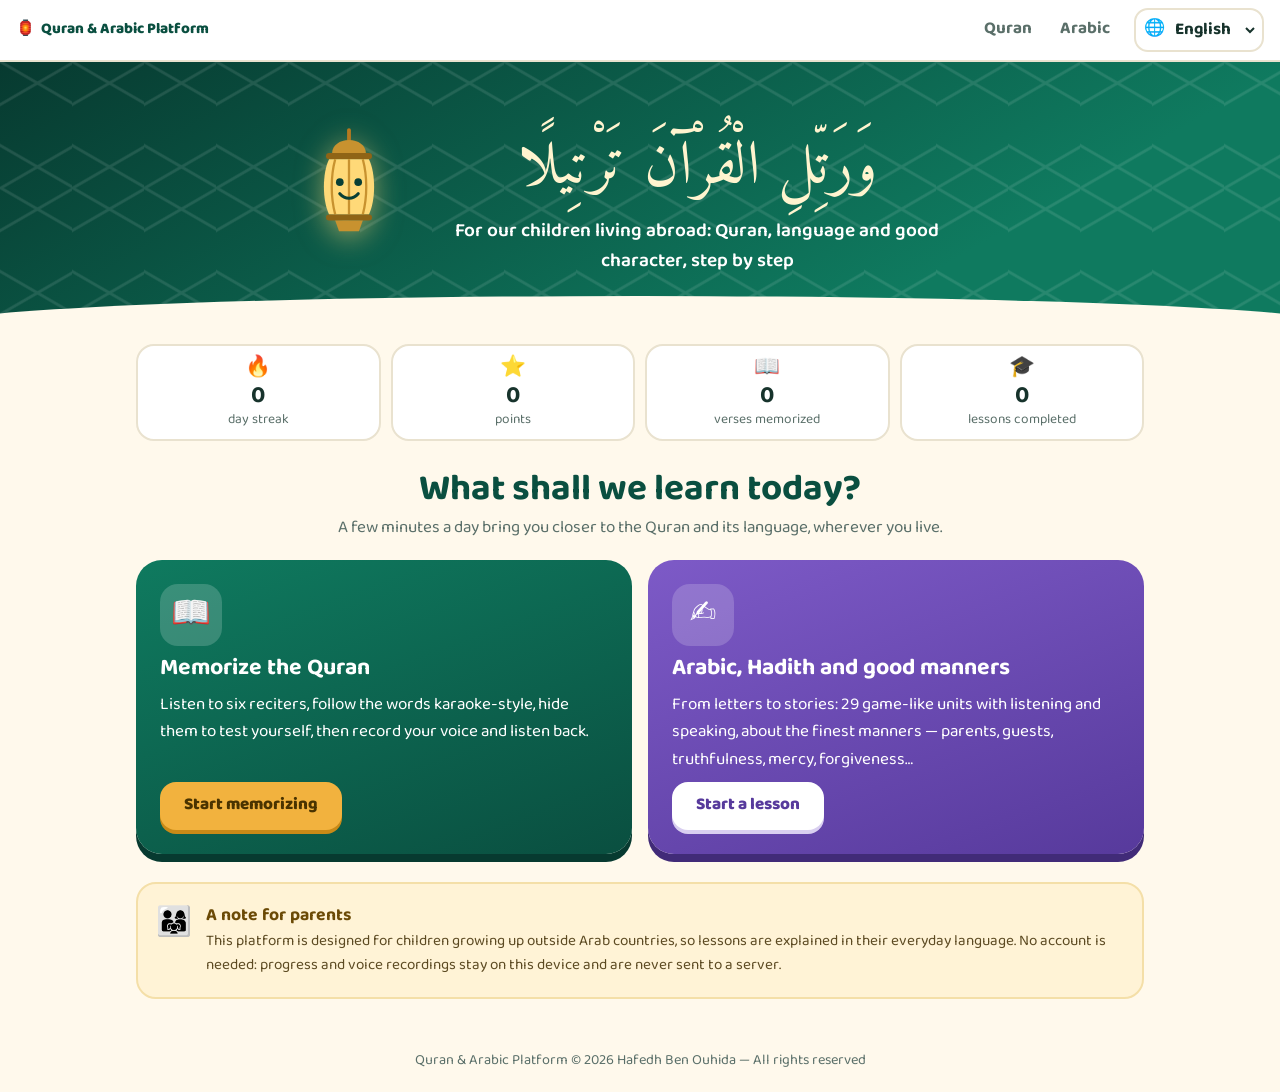
<file: index.html>
<!DOCTYPE html>
<html lang="ar" dir="rtl">
<head>
  <meta charset="UTF-8">
  <meta name="viewport" content="width=device-width, initial-scale=1.0">
  <title>وَرَتِّلِ الْقُرْآنَ تَرْتِيلًا | منصة التعلّم</title>
  <meta name="description" content="منصة ممتعة لأبناء المغتربين لحفظ القرآن الكريم وتعلّم اللغة العربية والقيم الإسلامية">
  <meta name="theme-color" content="#0f5b4b">
  <script>
    // تطبيق اللغة المحفوظة قبل رسم الصفحة لتفادي وميض لغة أخرى.
    (function () {
      var l = null, r = document.documentElement;
      try { l = localStorage.getItem("platform-language"); } catch (e) {}
      if (!l) { l = (navigator.language || "").slice(0, 2).toLowerCase(); }
      if (l !== "ar") { r.classList.add("i18n-pending"); r.dir = "ltr"; }
    })();
  </script>
  <link rel="icon" href="data:image/svg+xml,%3Csvg xmlns='http://www.w3.org/2000/svg' viewBox='0 0 100 100'%3E%3Ctext y='.9em' font-size='90'%3E🏮%3C/text%3E%3C/svg%3E">
  <link rel="stylesheet" href="assets/css/style.css">
</head>
<body>
  <a href="#main-content" class="skip-link" data-i18n="accessibility.skipToContent">انتقل إلى المحتوى الرئيسي</a>
  <nav class="topbar">
    <a class="logo" href="index.html"><span aria-hidden="true">🏮</span> <span data-i18n="brand.name">منصة القرآن واللغة العربية</span></a>
    <div class="topnav">
      <a href="quran.html" data-i18n="nav.quran">القرآن</a>
      <a href="arabic.html" data-i18n="nav.arabic">العربية</a>
    </div>
    <label class="lang-chip"><span aria-hidden="true">🌐</span>
      <span class="sr-only" data-i18n="language.label">اللغة</span>
      <select class="language-select">
        <option value="ar">العربية</option><option value="en">English</option><option value="fr">Français</option><option value="es">Español</option><option value="de">Deutsch</option><option value="it">Italiano</option>
      </select>
    </label>
  </nav>

  <header class="hero">
    <div class="hero-pattern" aria-hidden="true"></div>
    <div class="hero-inner">
      <svg class="mascot" viewBox="0 0 120 150" role="img" aria-hidden="true"><path d="M60 4v14" stroke="#b7791f" stroke-width="5" stroke-linecap="round"/><path d="M38 34c0-10 10-17 22-17s22 7 22 17z" fill="#c8922f"/><rect x="30" y="34" width="60" height="8" rx="4" fill="#8f6416"/><path d="M34 42h52c9 18 9 54 0 72H34c-9-18-9-54 0-72z" fill="#ffd978"/><path d="M60 42v72M42 42c-6 22-6 50 0 72M78 42c6 22 6 50 0 72" stroke="#c8922f" stroke-width="3" fill="none"/><circle cx="48" cy="72" r="5" fill="#083f35"/><circle cx="72" cy="72" r="5" fill="#083f35"/><path d="M48 87c7 8 17 8 24 0" stroke="#083f35" stroke-width="4" fill="none" stroke-linecap="round"/><rect x="30" y="114" width="60" height="8" rx="4" fill="#8f6416"/><path d="M42 122h36l-5 14H47z" fill="#c8922f"/></svg>
      <div>
        <p class="quranic-title" lang="ar" dir="rtl">وَرَتِّلِ الْقُرْآنَ تَرْتِيلًا</p>
        <p class="hero-sub" data-i18n="brand.subtitle">لأبنائنا في بلاد المهجر: قرآنٌ ولغةٌ وأخلاق، خطوةً بخطوة</p>
      </div>
    </div>
  </header>

  <main id="main-content" class="page">
    <section class="stats" aria-live="polite">
      <div class="stat"><span class="stat-icon" aria-hidden="true">🔥</span><strong id="stat-streak">0</strong><span data-i18n="stats.streak">أيام متتالية</span></div>
      <div class="stat"><span class="stat-icon" aria-hidden="true">⭐</span><strong id="stat-xp">0</strong><span data-i18n="stats.xp">نقطة</span></div>
      <div class="stat"><span class="stat-icon" aria-hidden="true">📖</span><strong id="stat-verses">0</strong><span data-i18n="stats.verses">آية محفوظة</span></div>
      <div class="stat"><span class="stat-icon" aria-hidden="true">🎓</span><strong id="stat-lessons">0</strong><span data-i18n="stats.lessons">درس مكتمل</span></div>
    </section>

    <section class="welcome">
      <h1 data-i18n="home.title">ماذا سنتعلّم اليوم؟</h1>
      <p data-i18n="home.description">بضع دقائق كل يوم تكفي لتقترب من القرآن ولغته أينما كنت.</p>
    </section>

    <section class="big-cards">
      <a class="big-card card-quran" href="quran.html">
        <span class="big-icon" aria-hidden="true">📖</span>
        <h2 data-i18n="home.quranTitle">حفظ القرآن الكريم</h2>
        <p data-i18n="home.quranDesc">استمع إلى ستة قرّاء، تابع الكلمات بالكاراوكي، أخفِها لتختبر حفظك، ثم سجّل صوتك واستمع إليه.</p>
        <span class="btn btn-gold" data-i18n="home.quranAction">ابدأ الحفظ</span>
      </a>
      <a class="big-card card-arabic" href="arabic.html">
        <span class="big-icon" aria-hidden="true">✍️</span>
        <h2 data-i18n="home.arabicTitle">العربية والحديث والأخلاق</h2>
        <p data-i18n="home.arabicDesc">دروس قصيرة كاللعبة: الصلاة والزكاة وبرّ الوالدين والجار والنظافة والنظام واحترام الآخرين.</p>
        <span class="btn btn-white" data-i18n="home.arabicAction">ابدأ الدرس</span>
      </a>
    </section>

    <section class="parents">
      <span aria-hidden="true">👨‍👩‍👧</span>
      <div>
        <h2 data-i18n="home.parentsTitle">رسالة إلى الأولياء</h2>
        <p data-i18n="home.parentsText">صُمّمت المنصة لأطفال يعيشون خارج البلاد العربية، فتُشرح الدروس بلغة بلدهم. لا تحتاج إلى حساب: يبقى التقدّم والتسجيلات الصوتية على هذا الجهاز فقط ولا تُرسل إلى أي خادم.</p>
      </div>
    </section>
  </main>
  <footer class="site-footer">
    <p><span data-i18n="footer.text">منصة القرآن واللغة العربية</span> © <span id="current-year"></span> Hafedh Ben Ouhida — <span data-i18n="footer.rights">جميع الحقوق محفوظة</span></p>
  </footer>
  <noscript><p class="noscript-message">هذه المنصة تحتاج إلى تفعيل JavaScript. / This platform needs JavaScript.</p></noscript>
  <script src="assets/js/i18n.js"></script>
  <script src="assets/js/store.js"></script>
  <script>
    document.addEventListener("DOMContentLoaded", function () {
      var S = window.PlatformStore;
      document.getElementById("stat-streak").textContent = S.streak();
      document.getElementById("stat-xp").textContent = S.xp();
      document.getElementById("stat-verses").textContent = S.totalMemorized();
      document.getElementById("stat-lessons").textContent = S.lessonsDone();
    });
  </script>
</body>
</html>
</file>
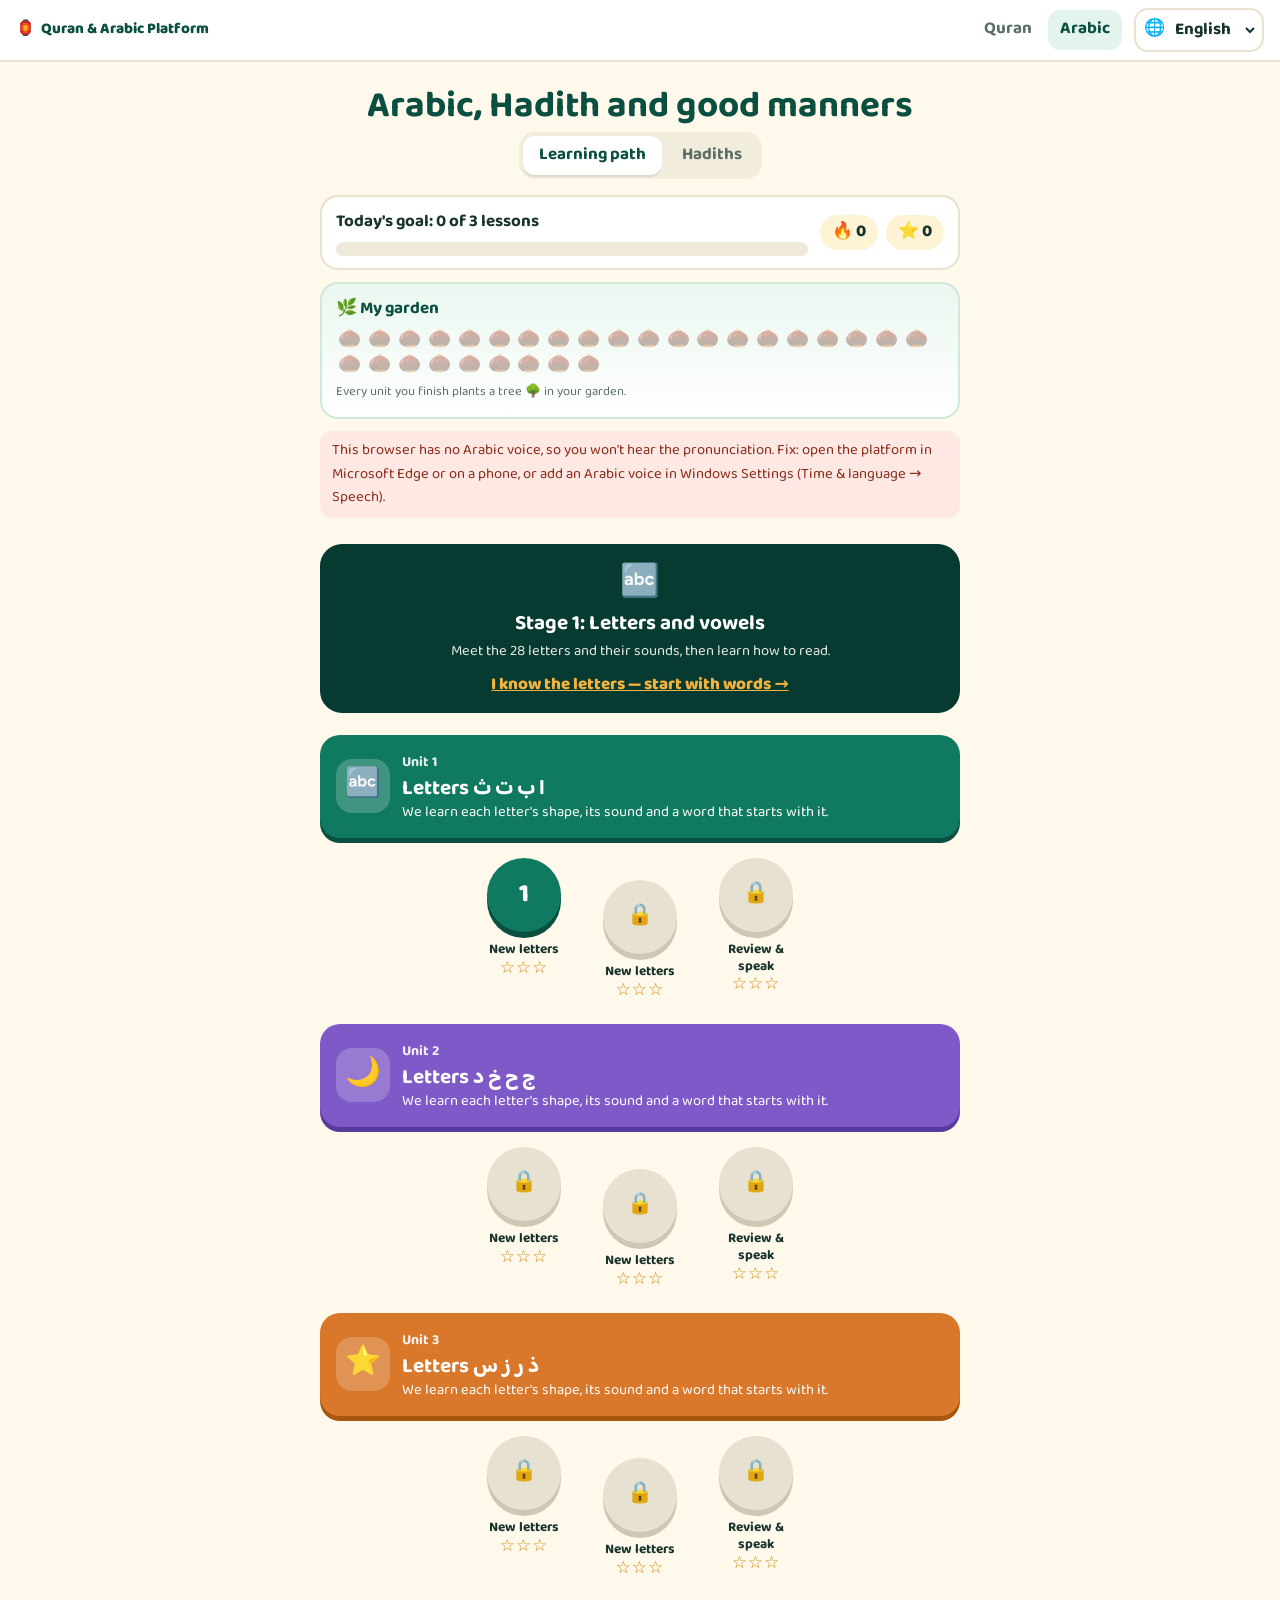
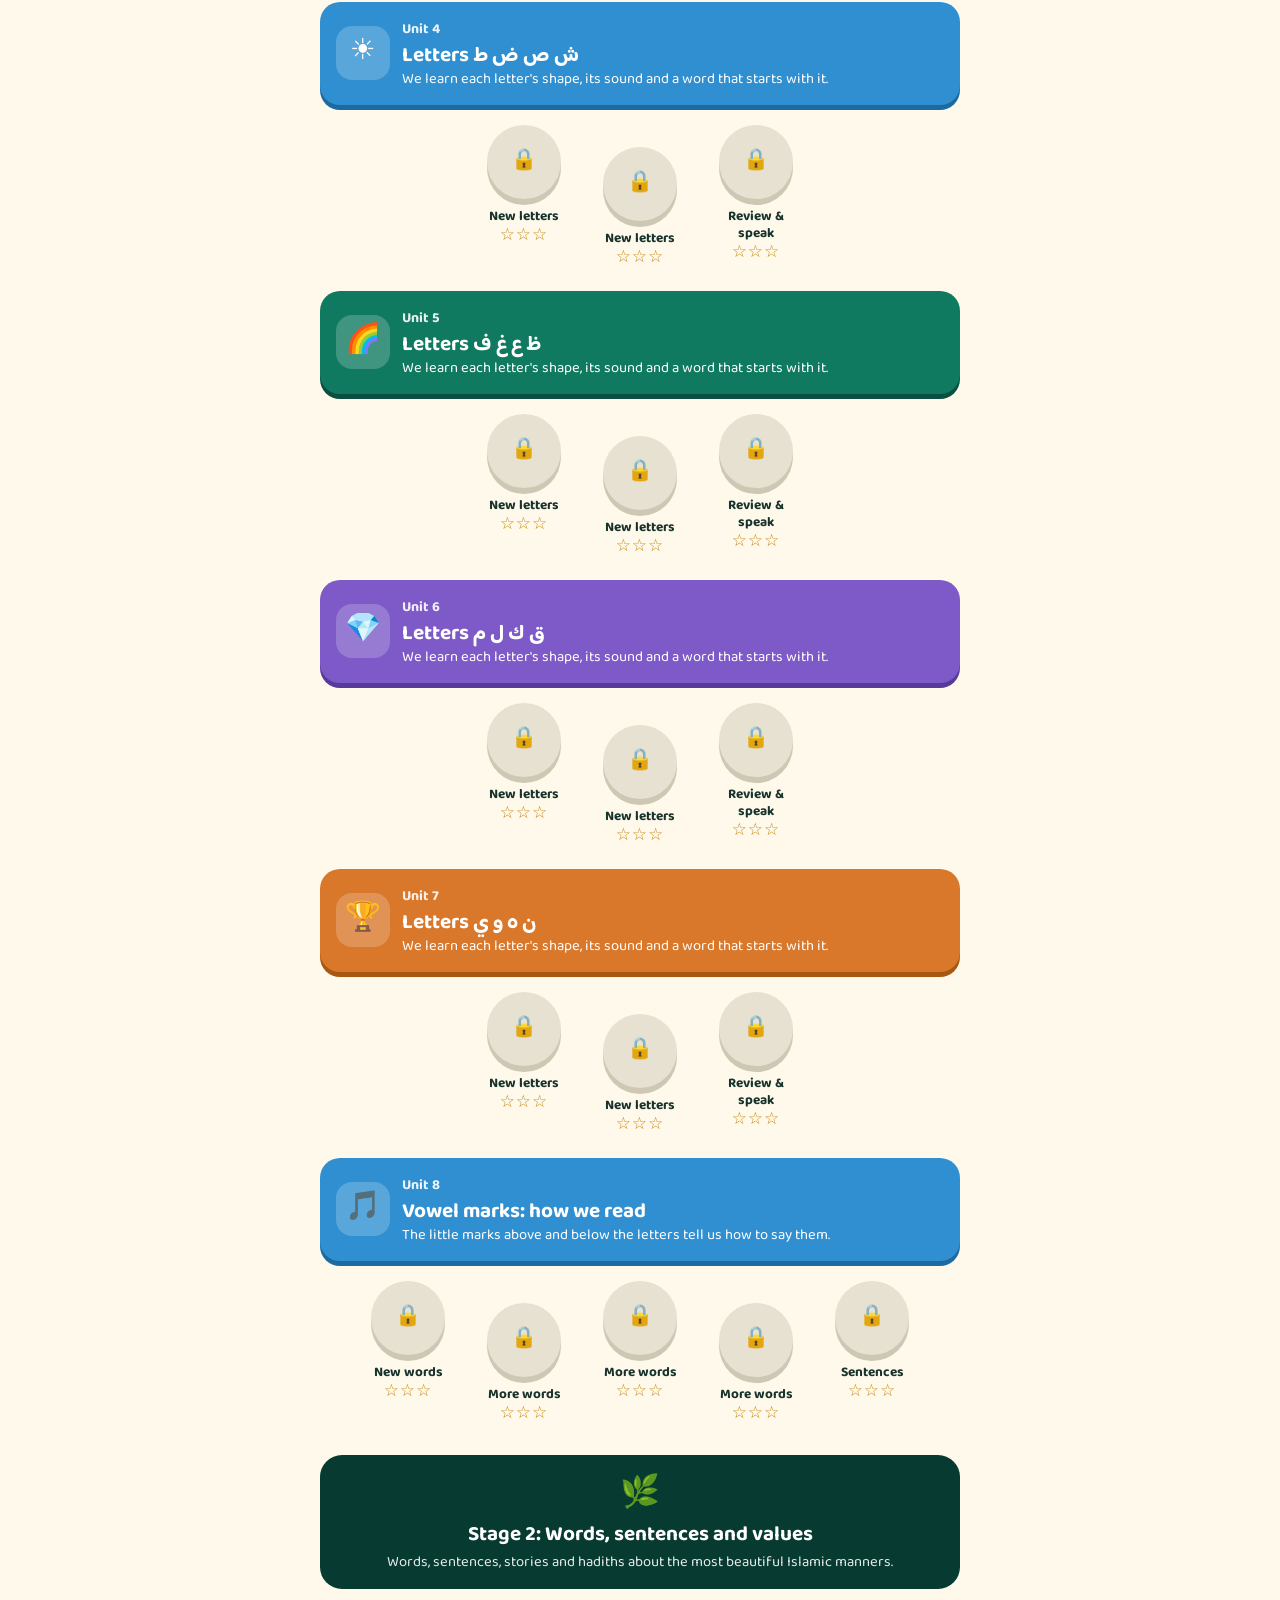
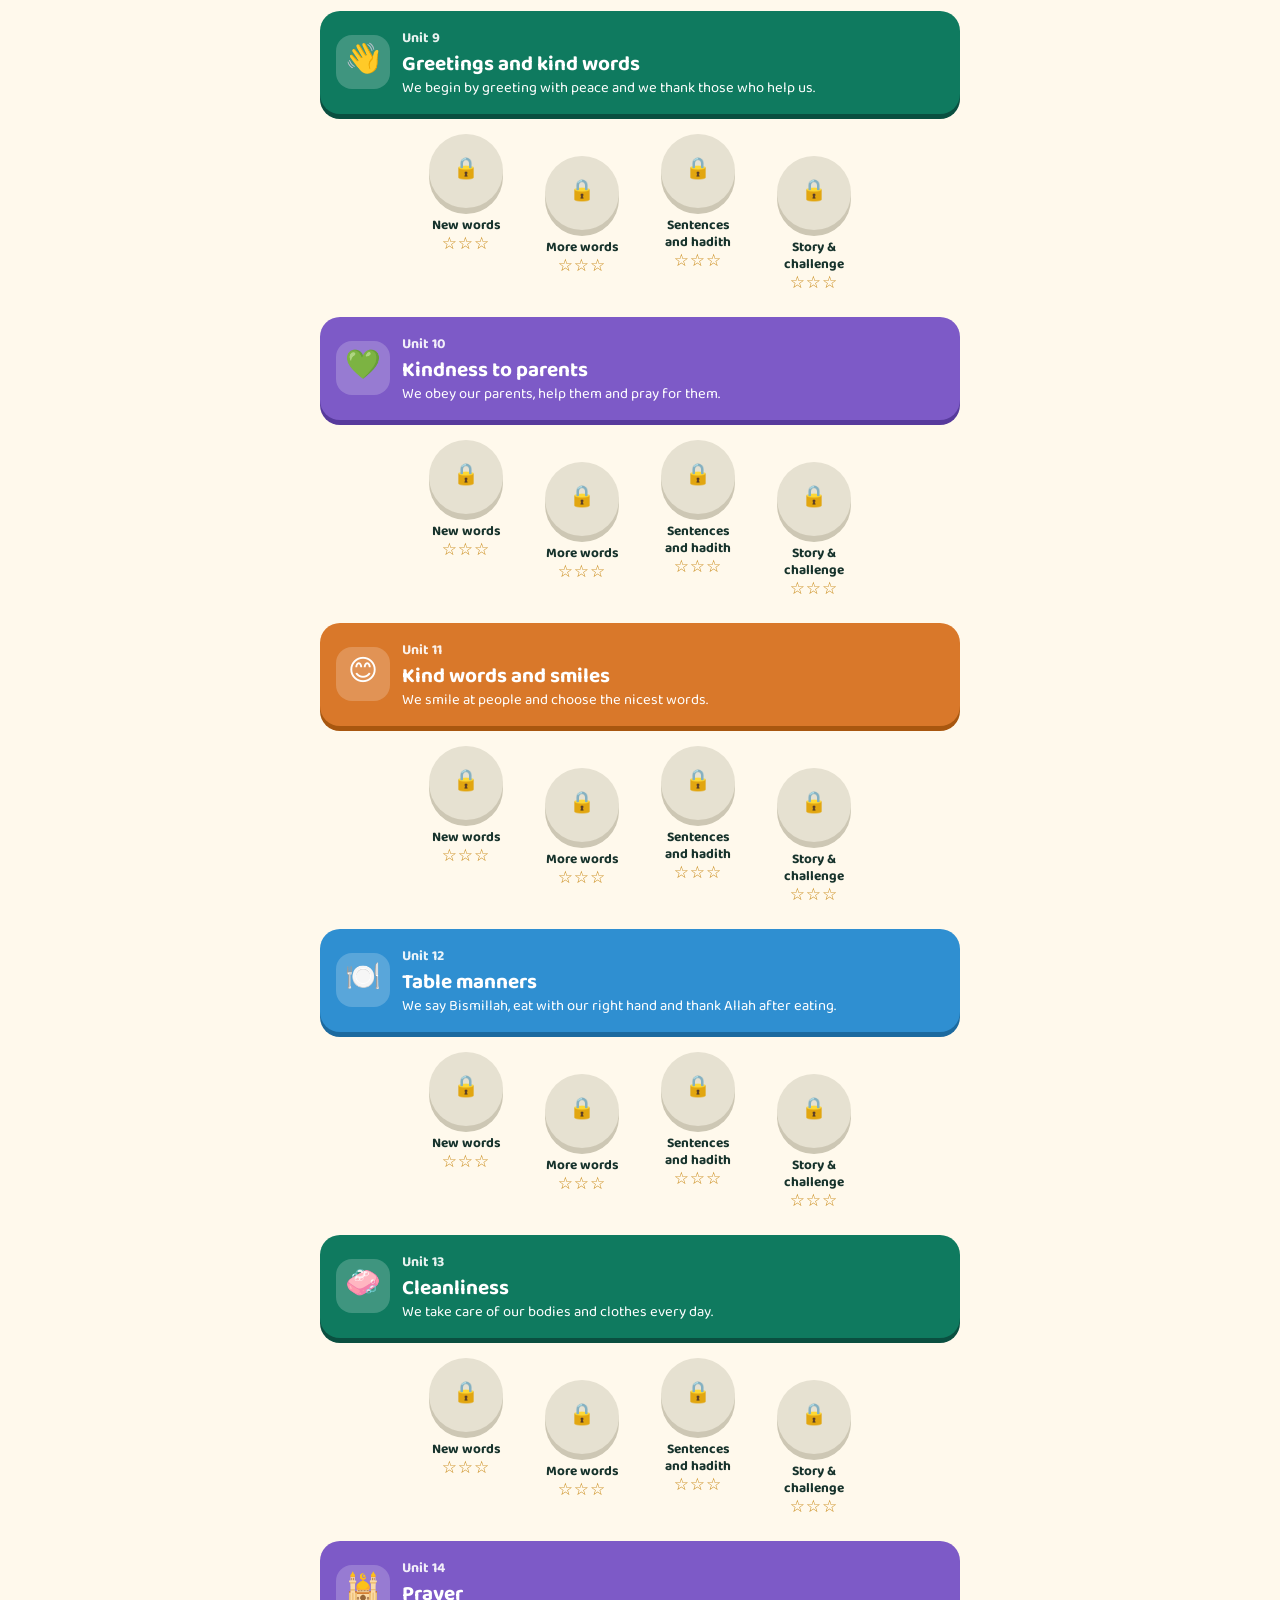
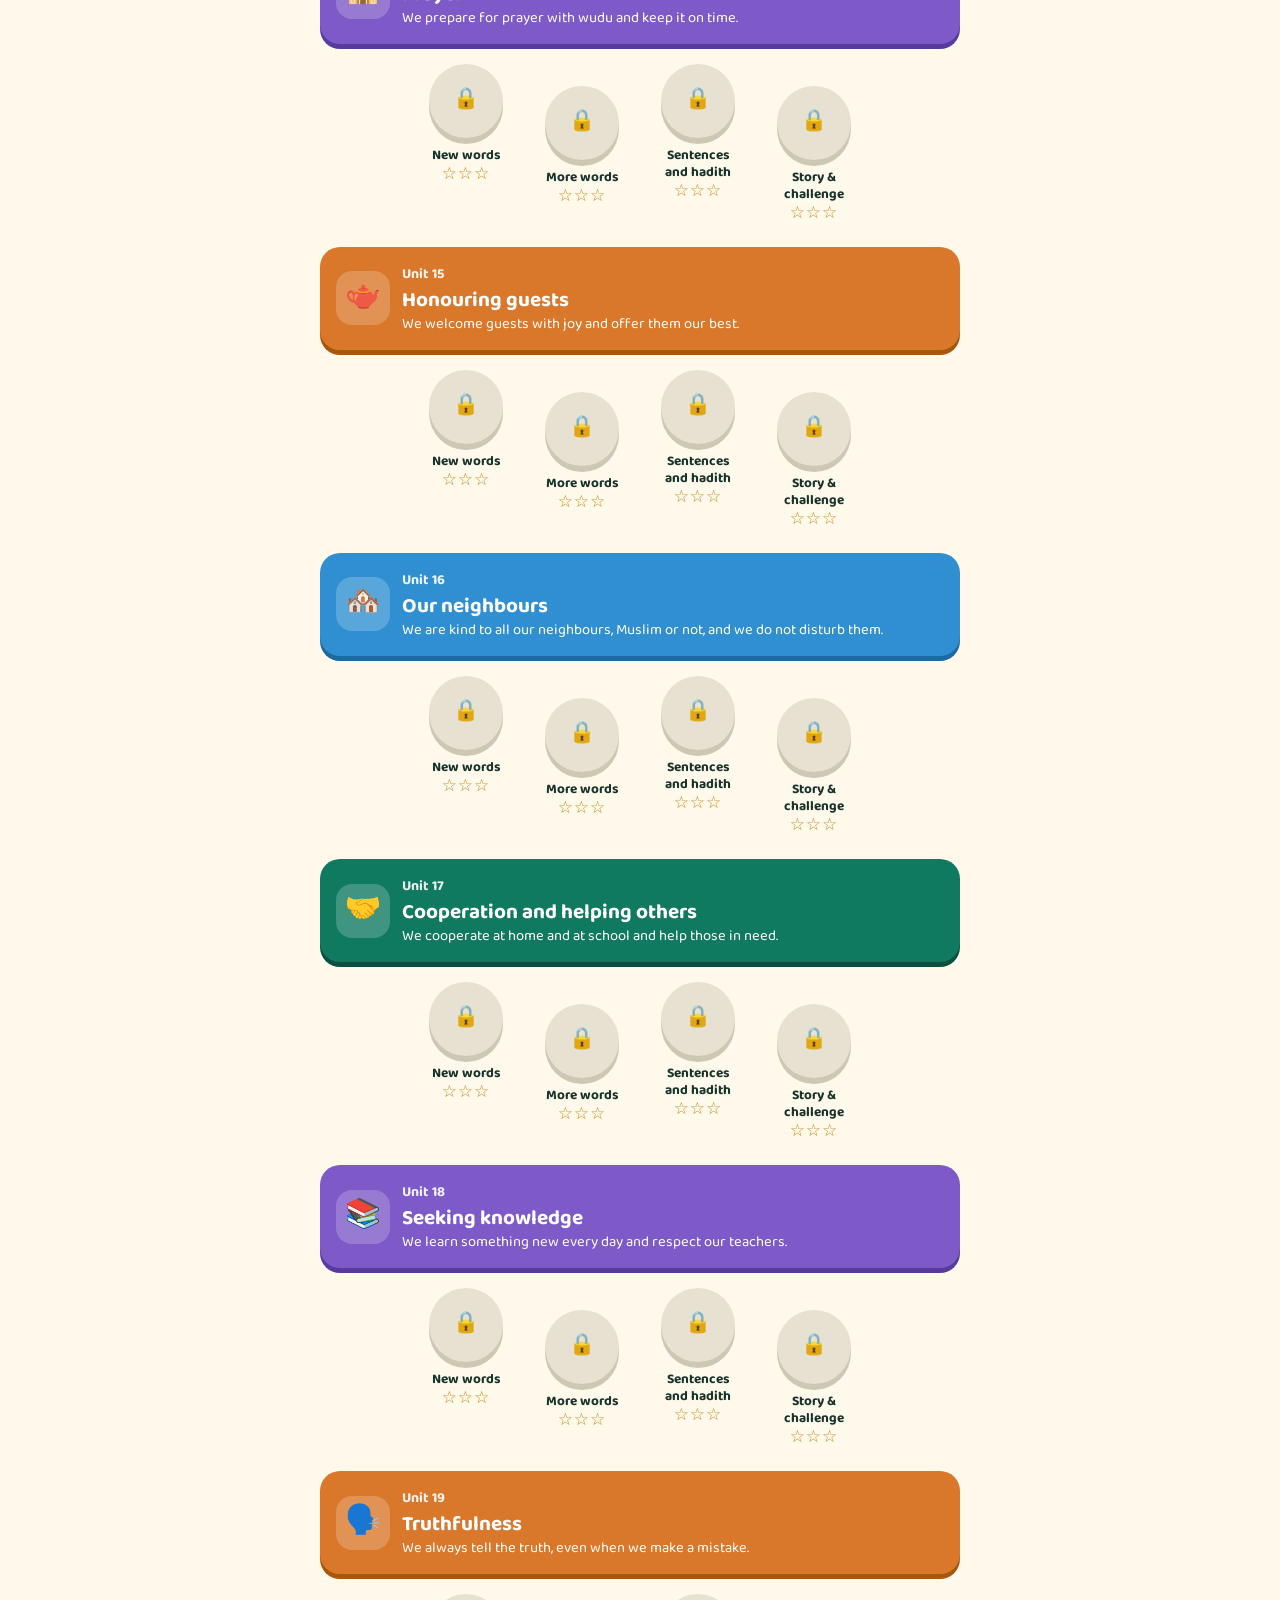
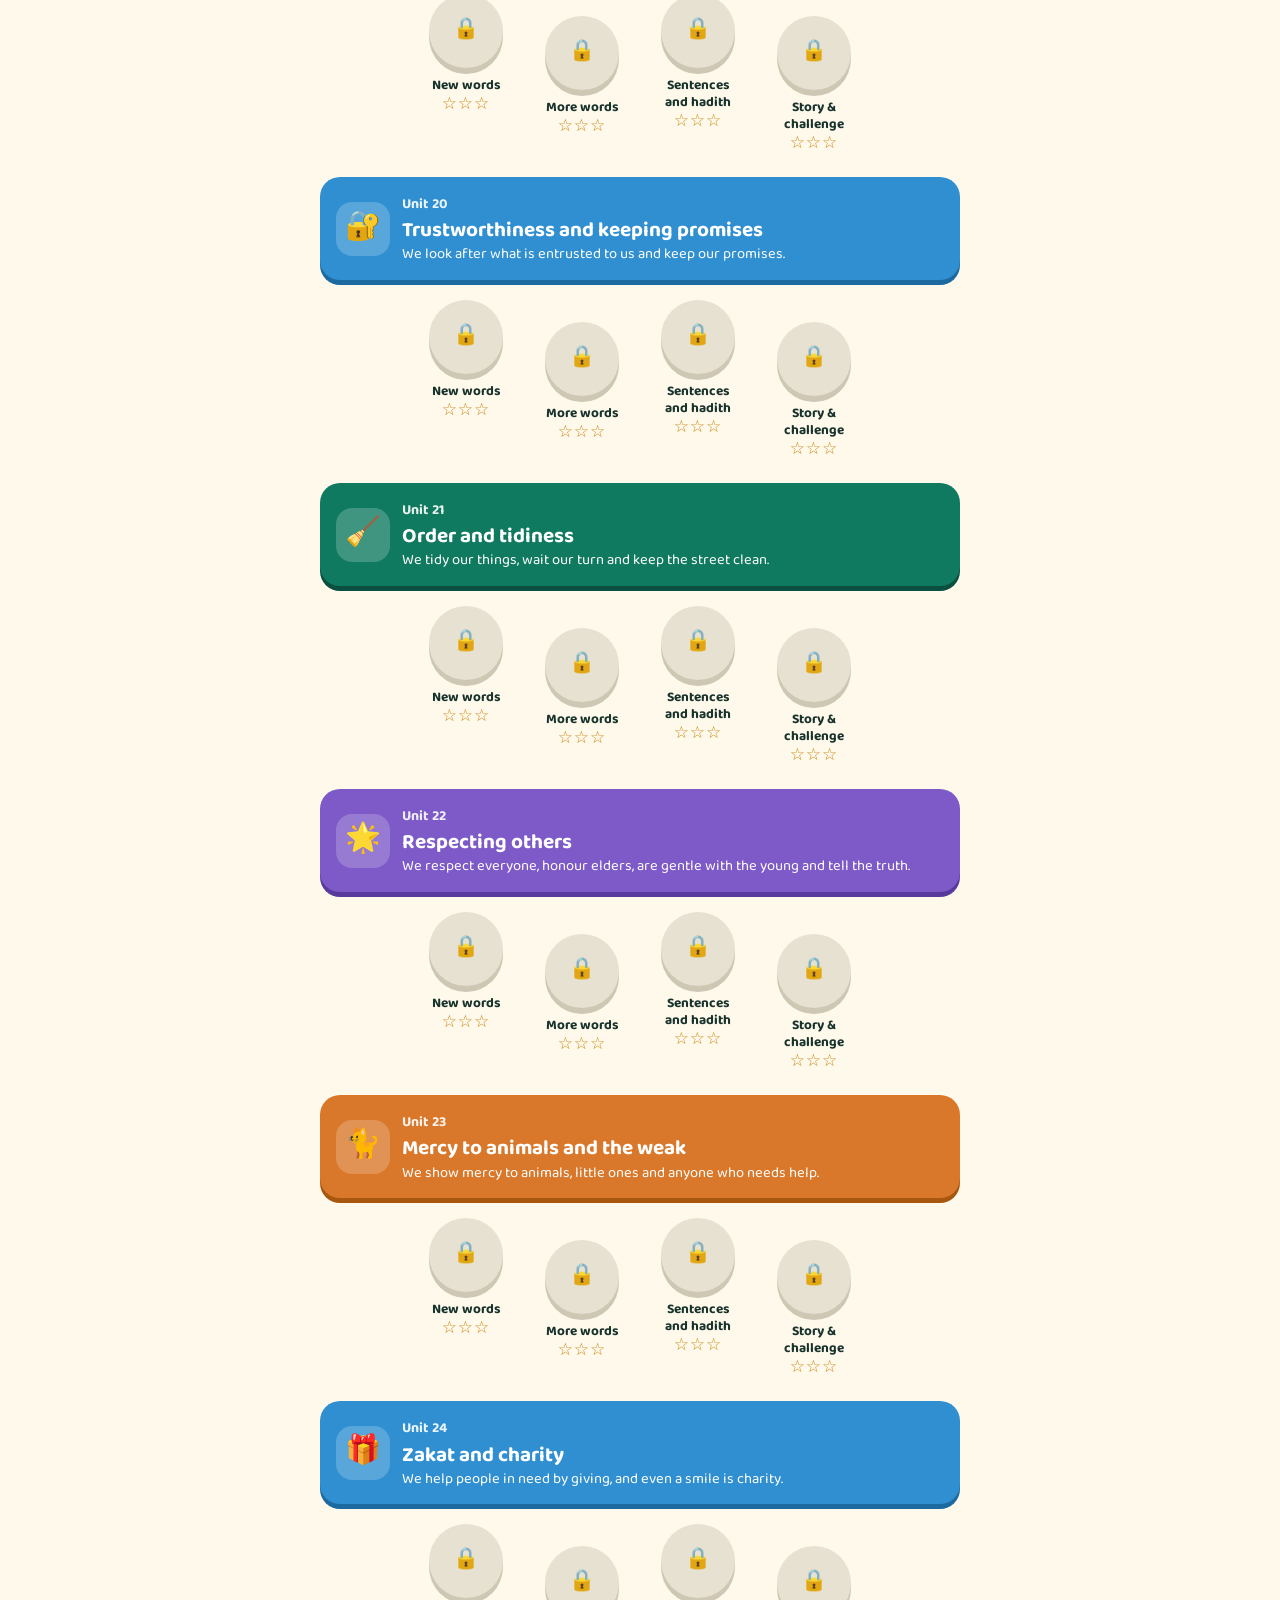
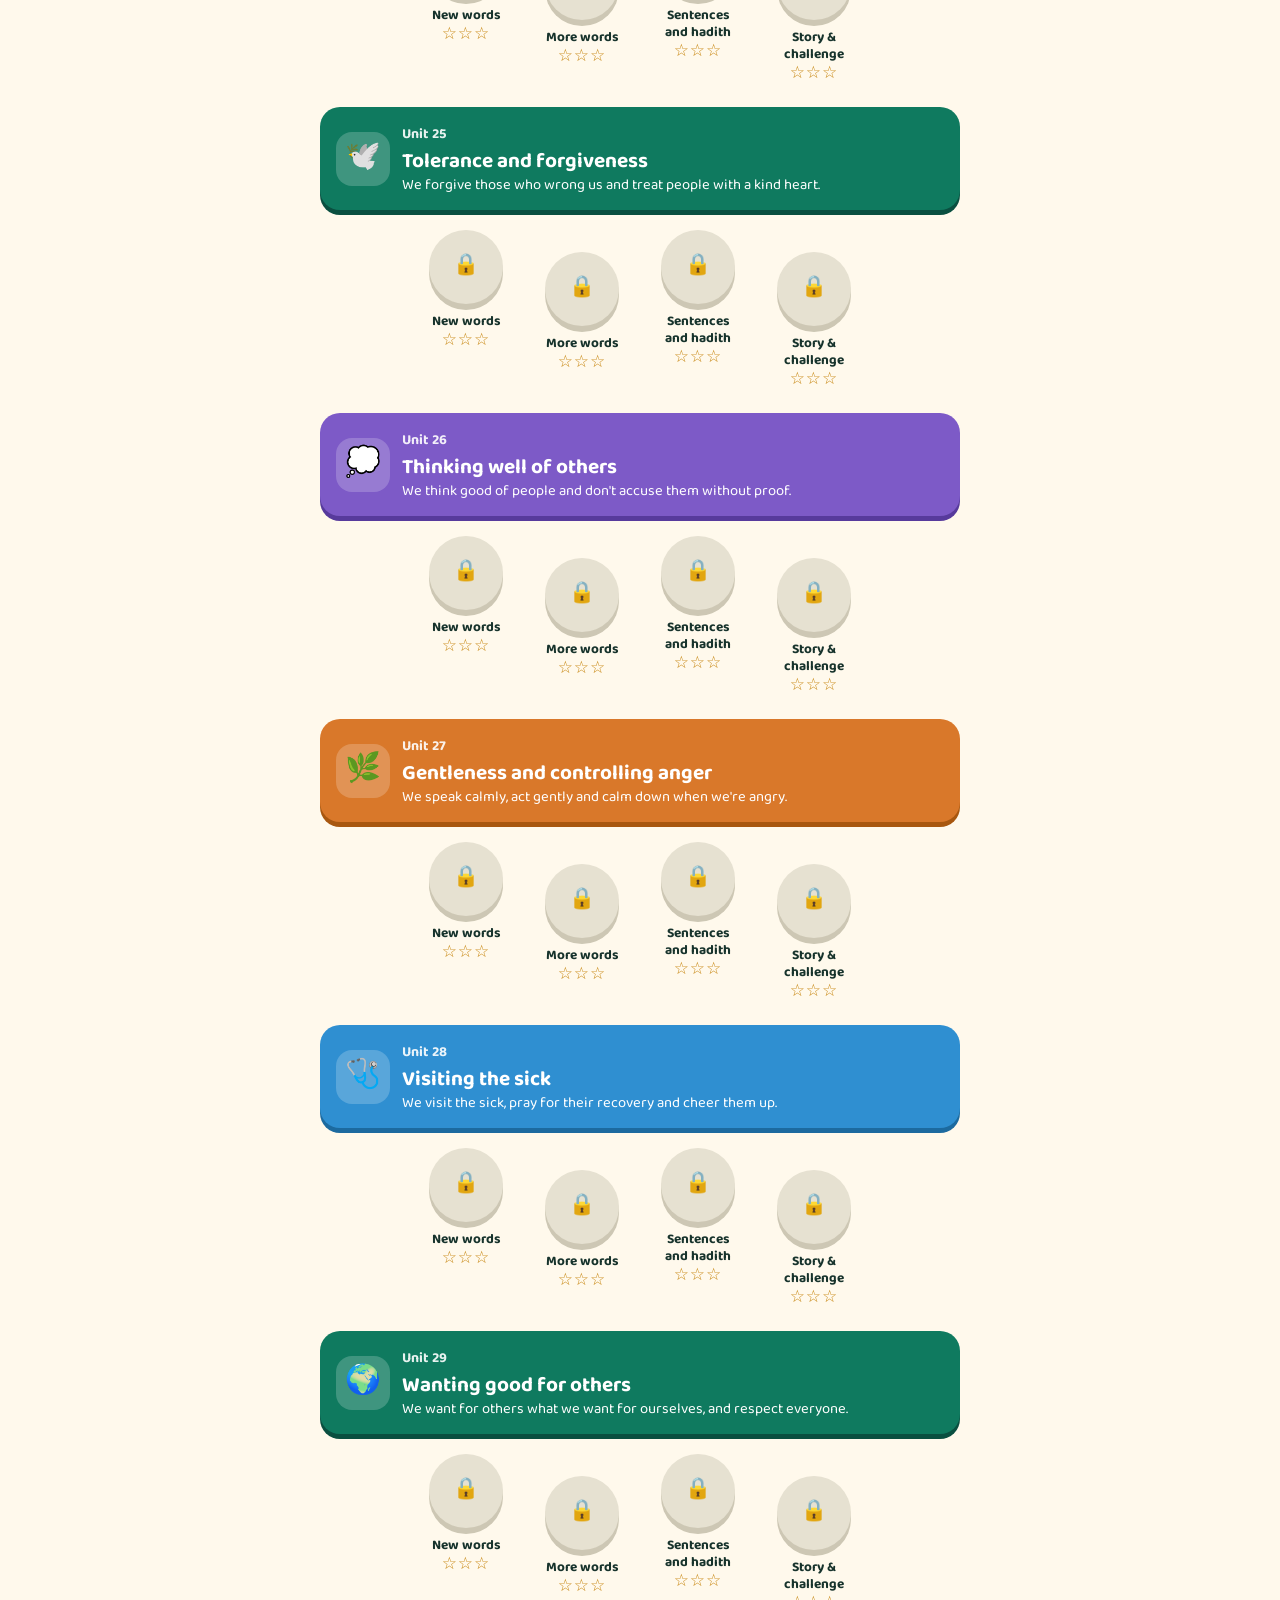
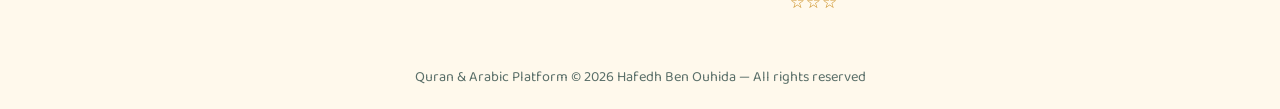
<file: arabic.html>
<!DOCTYPE html>
<html lang="ar" dir="rtl">
<head>
  <meta charset="UTF-8">
  <meta name="viewport" content="width=device-width, initial-scale=1.0">
  <title>العربية والحديث والأخلاق | منصة التعلّم</title>
  <meta name="description" content="منصة ممتعة لأبناء المغتربين لحفظ القرآن الكريم وتعلّم اللغة العربية والقيم الإسلامية">
  <meta name="theme-color" content="#0f5b4b">
  <script>
    // تطبيق اللغة المحفوظة قبل رسم الصفحة لتفادي وميض لغة أخرى.
    (function () {
      var l = null, r = document.documentElement;
      try { l = localStorage.getItem("platform-language"); } catch (e) {}
      if (!l) { l = (navigator.language || "").slice(0, 2).toLowerCase(); }
      if (l !== "ar") { r.classList.add("i18n-pending"); r.dir = "ltr"; }
    })();
  </script>
  <link rel="icon" href="data:image/svg+xml,%3Csvg xmlns='http://www.w3.org/2000/svg' viewBox='0 0 100 100'%3E%3Ctext y='.9em' font-size='90'%3E🏮%3C/text%3E%3C/svg%3E">
  <link rel="stylesheet" href="assets/css/style.css">
</head>
<body data-meta-title-key="arabic.title">
  <a href="#main-content" class="skip-link" data-i18n="accessibility.skipToContent">انتقل إلى المحتوى الرئيسي</a>
  <nav class="topbar">
    <a class="logo" href="index.html"><span aria-hidden="true">🏮</span> <span data-i18n="brand.name">منصة القرآن واللغة العربية</span></a>
    <div class="topnav">
      <a href="quran.html" data-i18n="nav.quran">القرآن</a>
      <a href="arabic.html" class="active" aria-current="page" data-i18n="nav.arabic">العربية</a>
    </div>
    <label class="lang-chip"><span aria-hidden="true">🌐</span>
      <span class="sr-only" data-i18n="language.label">اللغة</span>
      <select class="language-select">
        <option value="ar">العربية</option><option value="en">English</option><option value="fr">Français</option><option value="es">Español</option><option value="de">Deutsch</option><option value="it">Italiano</option>
      </select>
    </label>
  </nav>

  <main id="main-content" class="page">
    <div class="section-head">
      <h1 data-i18n="arabic.title">العربية والحديث والأخلاق</h1>
      <div class="tabs" role="tablist">
        <button type="button" class="tab-btn" role="tab" data-tab="path" aria-selected="true" data-i18n="arabic.tabPath">مسار الدروس</button>
        <button type="button" class="tab-btn" role="tab" data-tab="hadith" aria-selected="false" data-i18n="arabic.tabHadith">الأحاديث</button>
      </div>
    </div>
    <div id="path-wrap">
      <div id="dash" class="dash"></div>
      <div id="path" class="path"></div>
    </div>
    <div id="hadith-list" class="hadith-list" hidden></div>
  </main>

  <div id="lesson" class="lesson" role="dialog" aria-modal="true" hidden>
    <div class="lesson-top">
      <button type="button" id="lesson-close" class="close-btn" data-i18n-title="ex.close">✕</button>
      <div class="progress-track"><span id="lesson-progress"></span></div>
    </div>
    <div id="lesson-body" class="lesson-body"></div>
    <div id="lesson-foot" class="lesson-foot">
      <div class="foot-inner">
        <div class="foot-text"><strong id="foot-message"></strong><span id="foot-detail" hidden></span></div>
        <button type="button" id="lesson-action" class="btn btn-green"></button>
      </div>
    </div>
  </div>
  <template id="mascot-template"><svg class="mascot" viewBox="0 0 120 150" role="img" aria-hidden="true"><path d="M60 4v14" stroke="#b7791f" stroke-width="5" stroke-linecap="round"/><path d="M38 34c0-10 10-17 22-17s22 7 22 17z" fill="#c8922f"/><rect x="30" y="34" width="60" height="8" rx="4" fill="#8f6416"/><path d="M34 42h52c9 18 9 54 0 72H34c-9-18-9-54 0-72z" fill="#ffd978"/><path d="M60 42v72M42 42c-6 22-6 50 0 72M78 42c6 22 6 50 0 72" stroke="#c8922f" stroke-width="3" fill="none"/><circle cx="48" cy="72" r="5" fill="#083f35"/><circle cx="72" cy="72" r="5" fill="#083f35"/><path d="M48 87c7 8 17 8 24 0" stroke="#083f35" stroke-width="4" fill="none" stroke-linecap="round"/><rect x="30" y="114" width="60" height="8" rx="4" fill="#8f6416"/><path d="M42 122h36l-5 14H47z" fill="#c8922f"/></svg></template>
  <div id="toast" class="toast" role="status"></div>
  <footer class="site-footer">
    <p><span data-i18n="footer.text">منصة القرآن واللغة العربية</span> © <span id="current-year"></span> Hafedh Ben Ouhida — <span data-i18n="footer.rights">جميع الحقوق محفوظة</span></p>
  </footer>
  <noscript><p class="noscript-message">هذه المنصة تحتاج إلى تفعيل JavaScript. / This platform needs JavaScript.</p></noscript>
  <script src="assets/js/i18n.js"></script>
  <script src="assets/js/store.js"></script>
  <script src="assets/js/arabic.js"></script>
</body>
</html>
</file>
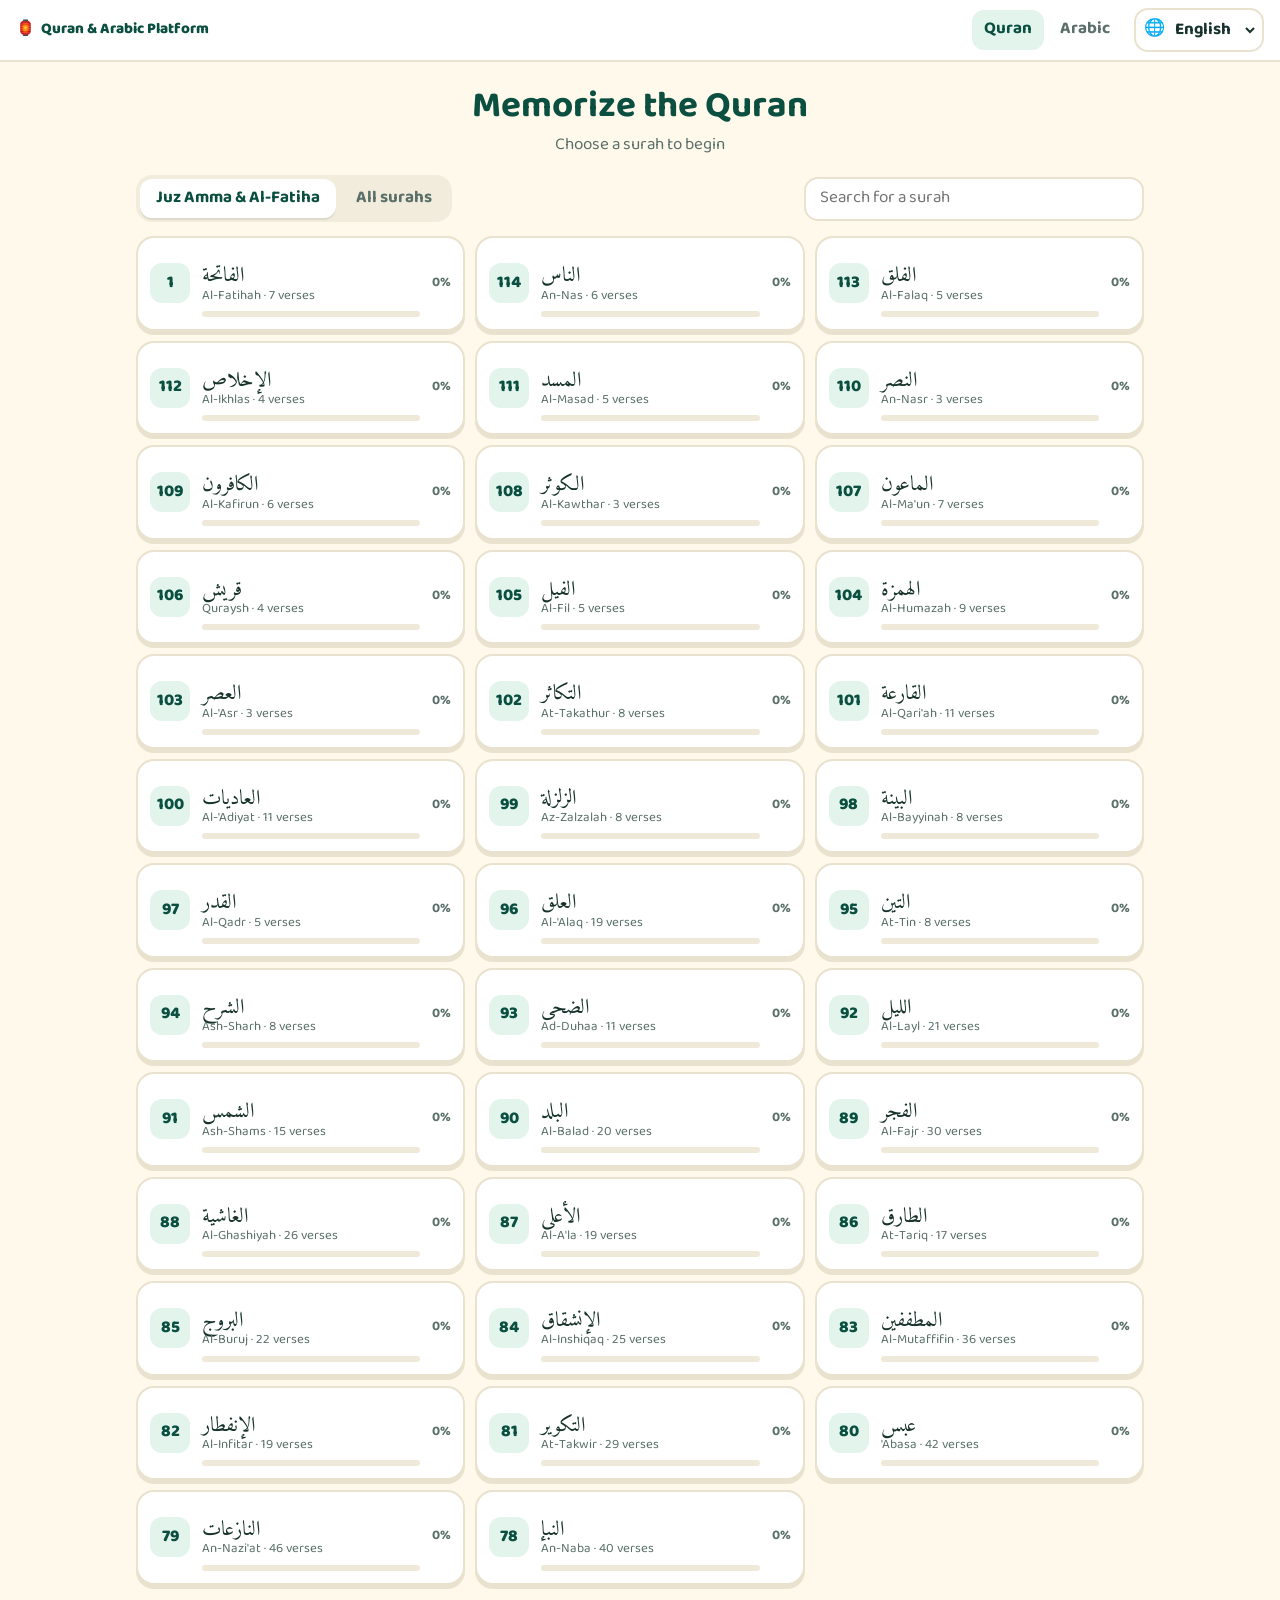
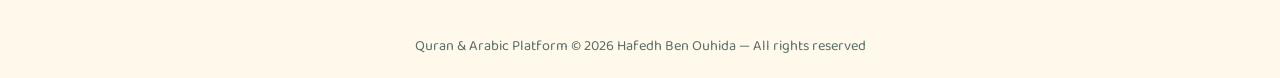
<file: quran.html>
<!DOCTYPE html>
<html lang="ar" dir="rtl">
<head>
  <meta charset="UTF-8">
  <meta name="viewport" content="width=device-width, initial-scale=1.0">
  <title>حفظ القرآن الكريم | منصة التعلّم</title>
  <meta name="description" content="منصة ممتعة لأبناء المغتربين لحفظ القرآن الكريم وتعلّم اللغة العربية والقيم الإسلامية">
  <meta name="theme-color" content="#0f5b4b">
  <script>
    // تطبيق اللغة المحفوظة قبل رسم الصفحة لتفادي وميض لغة أخرى.
    (function () {
      var l = null, r = document.documentElement;
      try { l = localStorage.getItem("platform-language"); } catch (e) {}
      if (!l) { l = (navigator.language || "").slice(0, 2).toLowerCase(); }
      if (l !== "ar") { r.classList.add("i18n-pending"); r.dir = "ltr"; }
    })();
  </script>
  <link rel="icon" href="data:image/svg+xml,%3Csvg xmlns='http://www.w3.org/2000/svg' viewBox='0 0 100 100'%3E%3Ctext y='.9em' font-size='90'%3E🏮%3C/text%3E%3C/svg%3E">
  <link rel="stylesheet" href="assets/css/style.css">
</head>
<body data-meta-title-key="quran.title">
  <a href="#main-content" class="skip-link" data-i18n="accessibility.skipToContent">انتقل إلى المحتوى الرئيسي</a>
  <nav class="topbar">
    <a class="logo" href="index.html"><span aria-hidden="true">🏮</span> <span data-i18n="brand.name">منصة القرآن واللغة العربية</span></a>
    <div class="topnav">
      <a href="quran.html" class="active" aria-current="page" data-i18n="nav.quran">القرآن</a>
      <a href="arabic.html" data-i18n="nav.arabic">العربية</a>
    </div>
    <label class="lang-chip"><span aria-hidden="true">🌐</span>
      <span class="sr-only" data-i18n="language.label">اللغة</span>
      <select class="language-select">
        <option value="ar">العربية</option><option value="en">English</option><option value="fr">Français</option><option value="es">Español</option><option value="de">Deutsch</option><option value="it">Italiano</option>
      </select>
    </label>
  </nav>

  <main id="main-content" class="page">
    <section id="picker">
      <div class="section-head">
        <h1 data-i18n="quran.title">حفظ القرآن الكريم</h1>
        <p data-i18n="quran.pick">اختر سورة لتبدأ</p>
      </div>
      <div class="picker-tools">
        <div class="tabs" role="tablist">
          <button type="button" class="tab-btn" role="tab" data-tab="short" aria-selected="true" data-i18n="quran.tabShort">جزء عمّ والفاتحة</button>
          <button type="button" class="tab-btn" role="tab" data-tab="all" aria-selected="false" data-i18n="quran.tabAll">كل السور</button>
        </div>
        <input id="surah-search" class="search" type="search" data-i18n-placeholder="quran.search" data-i18n-aria-label="quran.search">
      </div>
      <div id="surah-grid" class="surah-grid"></div>
    </section>

    <section id="reader" hidden>
      <a class="back-pill" href="#"><span class="flip" aria-hidden="true">←</span> <span data-i18n="quran.back">كل السور</span></a>
      <header class="reader-head">
        <div>
          <h1 id="surah-title" lang="ar" dir="rtl"></h1>
          <p id="surah-subtitle"></p>
        </div>
        <div class="progress-card">
          <div class="progress-top"><span data-i18n="quran.progress">تقدّمك في هذه السورة</span><strong id="progress-percent">0%</strong></div>
          <div id="progress-bar" class="progress-track" role="progressbar" aria-valuemin="0" aria-valuemax="100" aria-valuenow="0" data-i18n-aria-label="quran.progress"><span id="progress-fill"></span></div>
          <div class="progress-bottom"><span id="progress-count"></span></div>
          <small data-i18n="quran.progressHelp"></small>
        </div>
      </header>

      <div class="reader-tools">
        <label class="field"><span data-i18n="quran.reciter">القارئ</span><select id="reciter"></select></label>
        <label id="translation-wrap" class="switch"><input id="show-translation" type="checkbox"><span data-i18n="quran.translation">المعنى</span></label>
        <label id="translit-wrap" class="switch" hidden><input id="show-translit" type="checkbox"><span data-i18n="quran.translit">طريقة النطق</span></label>

        <!-- عدد الآيات التي يحفظها التلميذ دفعة واحدة -->
        <div class="hide-group" role="group" data-i18n-aria-label="quran.group">
          <span class="group-label" data-i18n="quran.group">عدد الآيات في كل مرة</span>
          <div class="hide-options">
            <button type="button" class="hide-btn group-btn" data-group="1" aria-pressed="false">1</button>
            <button type="button" class="hide-btn group-btn" data-group="2" aria-pressed="false">2</button>
            <button type="button" class="hide-btn group-btn" data-group="3" aria-pressed="false">3</button>
            <button type="button" class="hide-btn group-btn" data-group="0" aria-pressed="false" data-i18n="quran.groupAll">كل السورة</button>
          </div>
        </div>

        <!-- الإخفاء التدريجي: من 10% إلى 100% بخطوة 10% -->
        <div class="hide-group" role="group" data-i18n-aria-label="quran.hide">
          <span class="group-label"><span data-i18n="quran.hide">نسبة الإخفاء</span>: <strong id="hide-value" class="hide-value"></strong></span>
          <div class="hide-options hide-level">
            <button type="button" class="hide-btn" id="hide-off" data-i18n="quran.hideNone">بدون إخفاء</button>
            <button type="button" class="hide-btn hide-step" id="hide-less" dir="ltr">−10%</button>
            <input type="range" id="hide-range" class="hide-range" min="0" max="100" step="10" value="0" data-i18n-aria-label="quran.hide">
            <button type="button" class="hide-btn hide-step" id="hide-more" dir="ltr">+10%</button>
            <button type="button" class="hide-btn" id="hide-shuffle" data-i18n="quran.reshuffle">إخفاء كلمات أخرى</button>
          </div>
        </div>
      </div>
      <p id="hide-tip" class="tip" hidden data-i18n="quran.hideTip"></p>
      <p id="translation-error" class="alert" hidden data-i18n="quran.translationOff"></p>
      <div id="audio-error" class="alert" hidden><span data-i18n="quran.audioError"></span> <button type="button" id="audio-retry" class="link-btn" data-i18n="common.retry"></button></div>

      <div id="verses" class="verses"></div>
    </section>
  </main>

  <div id="dock" class="dock" hidden>
    <div class="dock-row">
      <strong id="dock-verse" class="dock-verse"></strong>
      <div class="transport" dir="ltr">
        <button type="button" id="prev" class="round-btn" data-i18n-title="quran.prev">⏮</button>
        <button type="button" id="play" class="round-btn play-btn" disabled><span id="play-icon">▶</span></button>
        <button type="button" id="next" class="round-btn" data-i18n-title="quran.next">⏭</button>
      </div>
      <div class="dock-selects">
        <label class="mini-field"><span id="repeat-label" data-i18n="quran.repeat"></span><select id="repeat"><option value="1">×1</option><option value="3">×3</option><option value="5">×5</option><option value="10">×10</option></select></label>
        <label class="mini-field"><span data-i18n="quran.speed"></span><select id="speed"><option value="0.75">0.75</option><option value="1" selected>1</option><option value="1.25">1.25</option></select></label>
      </div>
    </div>
    <div class="dock-row dock-actions">
      <button type="button" id="record" class="pill-btn rec-btn"><span id="record-icon" aria-hidden="true">🎤</span> <span id="record-label"></span></button>
      <span id="rec-tools" class="rec-tools" hidden>
        <button type="button" id="listen-me" class="pill-btn"><span aria-hidden="true">🔊</span> <span data-i18n="quran.listenMe"></span></button>
        <button type="button" id="compare" class="pill-btn"><span aria-hidden="true">🎧</span> <span data-i18n="quran.compare"></span></button>
        <button type="button" id="delete-rec" class="pill-btn icon-only" data-i18n-title="quran.deleteRec">🗑</button>
      </span>
      <button type="button" id="mark-mem" class="pill-btn mem-btn"></button>
    </div>
    <p id="rec-message" class="dock-note alert" hidden></p>
    <small class="dock-note" data-i18n="quran.recPrivacy"></small>
  </div>
  <div id="toast" class="toast" role="status"></div>
  <footer class="site-footer">
    <p><span data-i18n="footer.text">منصة القرآن واللغة العربية</span> © <span id="current-year"></span> Hafedh Ben Ouhida — <span data-i18n="footer.rights">جميع الحقوق محفوظة</span></p>
  </footer>
  <noscript><p class="noscript-message">هذه المنصة تحتاج إلى تفعيل JavaScript. / This platform needs JavaScript.</p></noscript>
  <script src="assets/js/i18n.js"></script>
  <script src="assets/js/store.js"></script>
  <script src="assets/js/quran.js"></script>
</body>
</html>
</file>
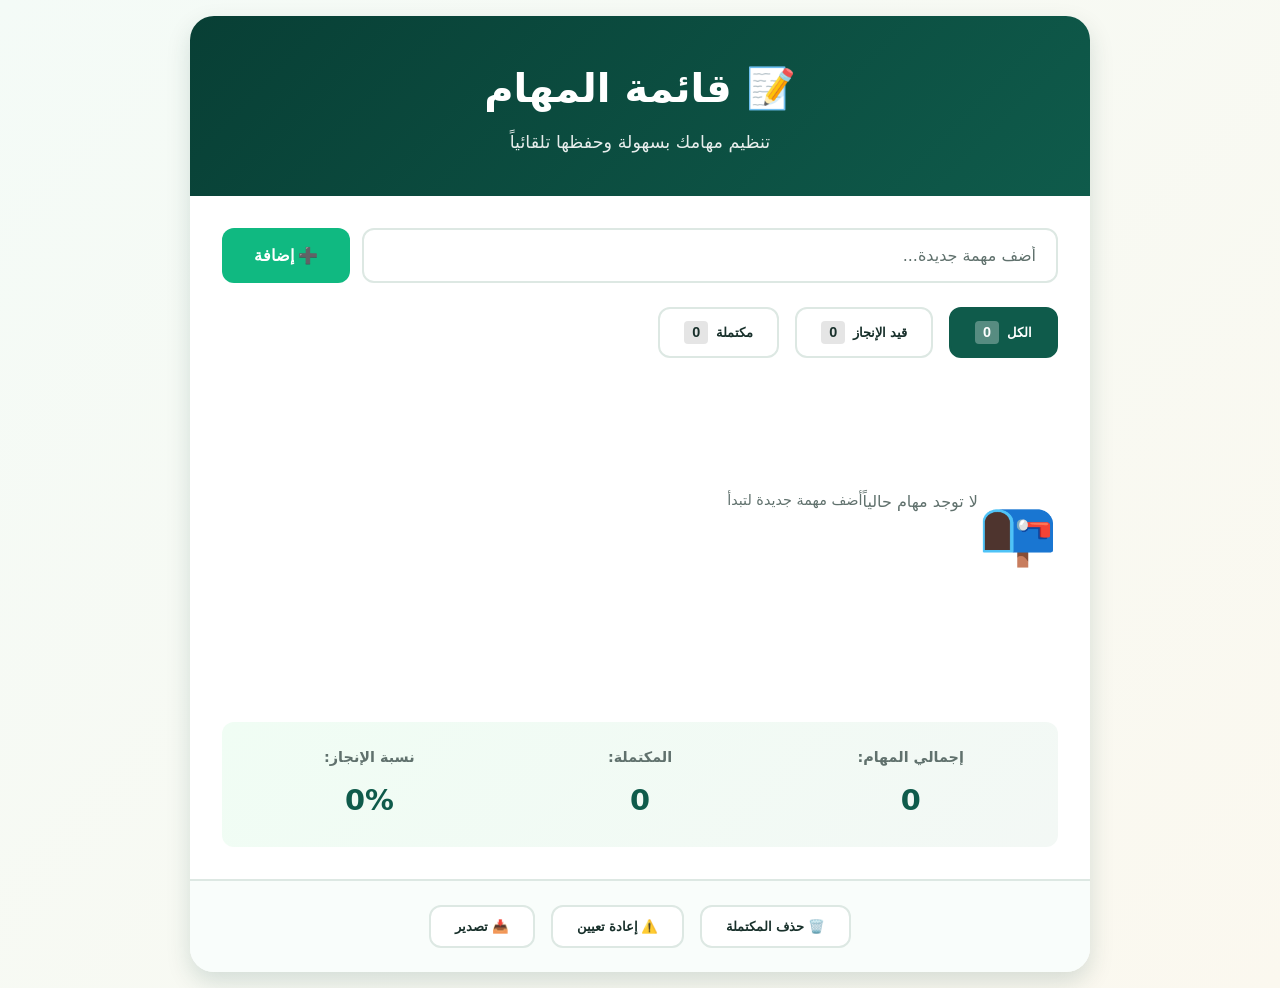
<file: todo.html>
<!DOCTYPE html>
<html lang="ar" dir="rtl">
<head>
  <meta charset="UTF-8">
  <meta name="viewport" content="width=device-width, initial-scale=1.0">
  <meta name="description" content="تطبيق قائمة المهام مع حفظ البيانات محليا">
  <title>تطبيق المهام - To-Do List</title>
  <link rel="stylesheet" href="assets/css/todo-style.css">
</head>
<body>
  <div class="todo-container">
    <!-- Header -->
    <header class="todo-header">
      <h1>📝 قائمة المهام</h1>
      <p class="subtitle">تنظيم مهامك بسهولة وحفظها تلقائياً</p>
    </header>

    <!-- Main Content -->
    <main class="todo-main">
      <!-- Input Section -->
      <section class="input-section">
        <div class="input-group">
          <input
            type="text"
            id="taskInput"
            class="task-input"
            placeholder="أضف مهمة جديدة..."
            aria-label="حقل إدخال المهام"
          />
          <button id="addBtn" class="add-btn" aria-label="إضافة مهمة">
            ➕ إضافة
          </button>
        </div>
        
        <!-- Filter Buttons -->
        <div class="filter-buttons">
          <button class="filter-btn active" data-filter="all">
            الكل <span class="count" id="count-all">0</span>
          </button>
          <button class="filter-btn" data-filter="active">
            قيد الإنجاز <span class="count" id="count-active">0</span>
          </button>
          <button class="filter-btn" data-filter="completed">
            مكتملة <span class="count" id="count-completed">0</span>
          </button>
        </div>
      </section>

      <!-- Tasks List -->
      <section class="tasks-section">
        <ul id="tasksList" class="tasks-list" role="list">
          <!-- Tasks will be inserted here -->
        </ul>
        
        <!-- Empty State -->
        <div id="emptyState" class="empty-state">
          <div class="empty-icon">📭</div>
          <p>لا توجد مهام حالياً</p>
          <p class="empty-hint">أضف مهمة جديدة لتبدأ</p>
        </div>
      </section>

      <!-- Stats -->
      <section class="stats-section">
        <div class="stat">
          <span class="stat-label">إجمالي المهام:</span>
          <span class="stat-value" id="total-tasks">0</span>
        </div>
        <div class="stat">
          <span class="stat-label">المكتملة:</span>
          <span class="stat-value" id="completed-tasks">0</span>
        </div>
        <div class="stat">
          <span class="stat-label">نسبة الإنجاز:</span>
          <span class="stat-value" id="progress-percent">0%</span>
        </div>
      </section>
    </main>

    <!-- Footer -->
    <footer class="todo-footer">
      <button id="clearBtn" class="clear-btn" title="حذف جميع المهام المكتملة">
        🗑️ حذف المكتملة
      </button>
      <button id="resetBtn" class="reset-btn" title="حذف جميع المهام">
        ⚠️ إعادة تعيين
      </button>
      <button id="exportBtn" class="export-btn" title="تصدير المهام">
        📥 تصدير
      </button>
    </footer>
  </div>

  <!-- Scripts -->
  <script src="assets/js/todo-app.js"></script>
</body>
</html>
</file>
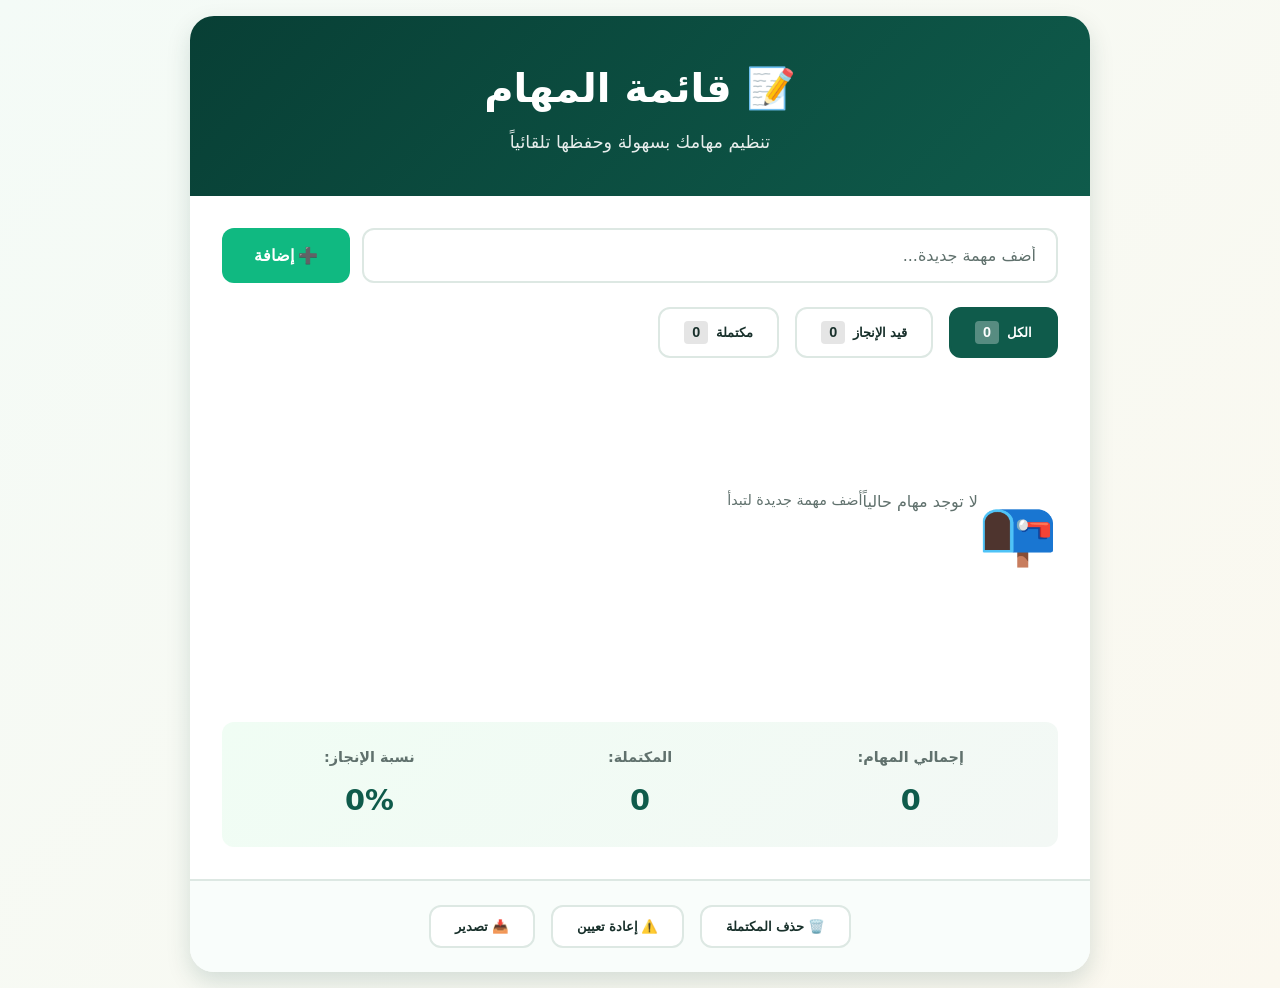
<file: pages/todo.html>
<!DOCTYPE html>
<html lang="ar" dir="rtl">
<head>
  <meta charset="UTF-8">
  <meta name="viewport" content="width=device-width, initial-scale=1.0">
  <meta name="description" content="تطبيق قائمة المهام مع حفظ البيانات محليا">
  <title>تطبيق المهام - To-Do List</title>
  <link rel="stylesheet" href="../assets/css/todo-style.css">
</head>
<body>
  <div class="todo-container">
    <!-- Header -->
    <header class="todo-header">
      <h1>📝 قائمة المهام</h1>
      <p class="subtitle">تنظيم مهامك بسهولة وحفظها تلقائياً</p>
    </header>

    <!-- Main Content -->
    <main class="todo-main">
      <!-- Input Section -->
      <section class="input-section">
        <div class="input-group">
          <input
            type="text"
            id="taskInput"
            class="task-input"
            placeholder="أضف مهمة جديدة..."
            aria-label="حقل إدخال المهام"
          />
          <button id="addBtn" class="add-btn" aria-label="إضافة مهمة">
            ➕ إضافة
          </button>
        </div>
        
        <!-- Filter Buttons -->
        <div class="filter-buttons">
          <button class="filter-btn active" data-filter="all">
            الكل <span class="count" id="count-all">0</span>
          </button>
          <button class="filter-btn" data-filter="active">
            قيد الإنجاز <span class="count" id="count-active">0</span>
          </button>
          <button class="filter-btn" data-filter="completed">
            مكتملة <span class="count" id="count-completed">0</span>
          </button>
        </div>
      </section>

      <!-- Tasks List -->
      <section class="tasks-section">
        <ul id="tasksList" class="tasks-list" role="list">
          <!-- Tasks will be inserted here -->
        </ul>
        
        <!-- Empty State -->
        <div id="emptyState" class="empty-state">
          <div class="empty-icon">📭</div>
          <p>لا توجد مهام حالياً</p>
          <p class="empty-hint">أضف مهمة جديدة لتبدأ</p>
        </div>
      </section>

      <!-- Stats -->
      <section class="stats-section">
        <div class="stat">
          <span class="stat-label">إجمالي المهام:</span>
          <span class="stat-value" id="total-tasks">0</span>
        </div>
        <div class="stat">
          <span class="stat-label">المكتملة:</span>
          <span class="stat-value" id="completed-tasks">0</span>
        </div>
        <div class="stat">
          <span class="stat-label">نسبة الإنجاز:</span>
          <span class="stat-value" id="progress-percent">0%</span>
        </div>
      </section>
    </main>

    <!-- Footer -->
    <footer class="todo-footer">
      <button id="clearBtn" class="clear-btn" title="حذف جميع المهام المكتملة">
        🗑️ حذف المكتملة
      </button>
      <button id="resetBtn" class="reset-btn" title="حذف جميع المهام">
        ⚠️ إعادة تعيين
      </button>
      <button id="exportBtn" class="export-btn" title="تصدير المهام">
        📥 تصدير
      </button>
    </footer>
  </div>

  <!-- Scripts -->
  <script src="../assets/js/todo-app.js"></script>
</body>
</html>
</file>
<file: assets/css/style.css>
@font-face { font-family: "Baloo Bhaijaan 2"; src: url("../fonts/baloo-bhaijaan-2-arabic-wght-normal.woff2") format("woff2"); font-weight: 400 800; font-display: swap; unicode-range: U+0600-06FF, U+0750-077F, U+0870-088E, U+0890-0891, U+0897-08E1, U+08E3-08FF, U+200C-200E, U+2010-2011, U+204F, U+2E41, U+FB50-FDFF, U+FE70-FE74, U+FE76-FEFC; }
@font-face { font-family: "Baloo Bhaijaan 2"; src: url("../fonts/baloo-bhaijaan-2-latin-ext-wght-normal.woff2") format("woff2"); font-weight: 400 800; font-display: swap; unicode-range: U+0100-02BA, U+02BD-02C5, U+02C7-02CC, U+02CE-02D7, U+02DD-02FF, U+1D00-1DBF, U+1E00-1E9F, U+1EF2-1EFF, U+2020, U+20A0-20AB, U+20AD-20C0, U+2113, U+2C60-2C7F, U+A720-A7FF; }
@font-face { font-family: "Baloo Bhaijaan 2"; src: url("../fonts/baloo-bhaijaan-2-latin-wght-normal.woff2") format("woff2"); font-weight: 400 800; font-display: swap; unicode-range: U+0000-00FF, U+0131, U+0152-0153, U+02BB-02BC, U+02C6, U+02DA, U+02DC, U+2000-206F, U+20AC, U+2122, U+2191, U+2193, U+2212, U+2215, U+FEFF, U+FFFD; }
@font-face { font-family: "Amiri Quran"; src: url("../fonts/amiri-quran-arabic-400-normal.woff2") format("woff2"); font-display: swap; }

:root {
  --green: #0f7a5f; --green-dark: #0a4f40; --green-deep: #073a30; --green-soft: #e2f4ec;
  --gold: #f2b23e; --gold-dark: #c98a17; --gold-soft: #fff3d6;
  --coral: #e4573d; --coral-soft: #fde8e3; --sky: #2f8fd1; --plum: #6c4ab6;
  --bg: #fff9ec; --paper: #ffffff; --ink: #17332c; --muted: #5a6f69; --line: #e9e2cf;
  --shadow: 0 6px 0 rgba(23, 51, 44, 0.08);
  --dock-space: 0px;
}
* { box-sizing: border-box; }
[hidden] { display: none !important; }
html { scroll-behavior: smooth; -webkit-text-size-adjust: 100%; }
html.i18n-pending [data-i18n] { visibility: hidden; }
body { margin: 0; min-height: 100vh; display: flex; flex-direction: column; color: var(--ink); background: var(--bg); font-family: "Baloo Bhaijaan 2", system-ui, -apple-system, "Segoe UI", sans-serif; line-height: 1.6; font-size: 17px; }
body.has-dock { padding-bottom: 190px; }
body.lesson-open { overflow: hidden; }
button, select, input { font: inherit; color: inherit; }
button { cursor: pointer; }
button:disabled { cursor: not-allowed; }
:focus-visible { outline: 3px solid var(--sky); outline-offset: 2px; }
h1, h2, h3, p { margin: 0; }
.sr-only { position: absolute; width: 1px; height: 1px; overflow: hidden; clip: rect(0 0 0 0); white-space: nowrap; }
.skip-link { position: fixed; inset-block-start: 8px; inset-inline-start: 8px; z-index: 100; padding: 8px 14px; color: #fff; background: var(--green-deep); border-radius: 10px; transform: translateY(-200%); }
.skip-link:focus { transform: none; }

/* الشريط العلوي */
.topbar { position: sticky; top: 0; z-index: 30; display: flex; align-items: center; gap: 12px; padding: 8px 16px; background: var(--paper); border-bottom: 2px solid var(--line); }
.logo { display: flex; gap: 6px; align-items: center; min-width: 0; color: var(--green-dark); font-weight: 800; text-decoration: none; line-height: 1.2; font-size: 0.95rem; }
.topnav { display: flex; gap: 4px; margin-inline-start: auto; }
.topnav a { padding: 6px 12px; color: var(--muted); border-radius: 12px; font-weight: 700; text-decoration: none; white-space: nowrap; }
.topnav a:hover { background: var(--green-soft); }
.topnav a.active { color: var(--green-dark); background: var(--green-soft); }
.lang-chip { display: flex; align-items: center; gap: 4px; padding: 2px 4px 2px 8px; border: 2px solid var(--line); border-radius: 14px; background: #fff; }
.lang-chip select { min-height: 36px; max-width: 104px; padding: 0 2px; border: 0; background: transparent; font-weight: 700; cursor: pointer; }
.lang-chip select:focus-visible { outline: none; }

/* الواجهة الرئيسية */
.hero { position: relative; overflow: hidden; isolation: isolate; padding: 28px 16px 44px; color: #fff; background: linear-gradient(150deg, var(--green-deep), var(--green) 75%); }
.hero::after { content: ""; position: absolute; inset-inline: -5%; bottom: -34px; height: 60px; background: var(--bg); border-radius: 50%; }
.hero-pattern { position: absolute; inset: 0; z-index: -1; opacity: 0.1; background-image: linear-gradient(30deg, transparent 24%, #fff 25%, #fff 26%, transparent 27%, transparent 74%, #fff 75%, #fff 76%, transparent 77%), linear-gradient(150deg, transparent 24%, #fff 25%, #fff 26%, transparent 27%, transparent 74%, #fff 75%, #fff 76%, transparent 77%); background-size: 72px 126px; }
.hero-inner { display: flex; align-items: center; justify-content: center; gap: 22px; max-width: 900px; margin: auto; text-align: center; }
.mascot { flex: none; width: 92px; height: auto; filter: drop-shadow(0 6px 14px rgba(255, 217, 120, 0.55)); animation: sway 4s ease-in-out infinite; transform-origin: top center; }
@keyframes sway { 50% { transform: rotate(4deg); } 0%, 100% { transform: rotate(-4deg); } }
.quranic-title { color: #fff4cf; font-family: "Amiri Quran", "Traditional Arabic", serif; font-size: clamp(2rem, 7vw, 3.8rem); line-height: 1.9; }
.hero-sub { max-width: 560px; margin: 0.7rem auto 0; font-size: clamp(1rem, 2.6vw, 1.2rem); font-weight: 600; }

.page { flex: 1; width: min(1040px, 100%); margin: 0 auto; padding: 22px 16px 36px; }
.stats { display: grid; grid-template-columns: repeat(4, minmax(0, 1fr)); gap: 10px; margin-bottom: 26px; }
.stat { display: flex; flex-direction: column; align-items: center; padding: 10px 6px; text-align: center; background: var(--paper); border: 2px solid var(--line); border-radius: 18px; line-height: 1.25; font-size: 0.85rem; color: var(--muted); }
.stat strong { color: var(--ink); font-size: 1.5rem; }
.stat-icon { font-size: 1.3rem; }
.welcome { margin-bottom: 18px; text-align: center; }
.welcome h1, .section-head h1 { color: var(--green-dark); font-size: clamp(1.6rem, 4.5vw, 2.3rem); line-height: 1.3; }
.welcome p, .section-head p { color: var(--muted); }
.big-cards { display: grid; grid-template-columns: repeat(2, minmax(0, 1fr)); gap: 16px; }
.big-card { display: flex; flex-direction: column; align-items: flex-start; gap: 8px; padding: 24px; color: #fff; border-radius: 26px; text-decoration: none; transition: transform 140ms ease; }
.big-card:hover { transform: translateY(-3px); }
.big-card h2 { font-size: 1.45rem; line-height: 1.3; }
.big-card p { flex: 1; }
.card-quran { background: linear-gradient(160deg, #0f7a5f, #0a4f40); box-shadow: 0 8px 0 #073a30; }
.card-arabic { background: linear-gradient(160deg, #7d5ac7, #573a9c); box-shadow: 0 8px 0 #412b78; }
.big-icon { display: grid; place-items: center; width: 62px; height: 62px; font-size: 2rem; background: rgba(255, 255, 255, 0.18); border-radius: 18px; }
.btn { display: inline-flex; align-items: center; justify-content: center; min-height: 48px; padding: 8px 24px; border: 0; border-radius: 16px; font-weight: 800; text-decoration: none; transition: transform 90ms ease, box-shadow 90ms ease; }
.btn-gold { color: #4a3300; background: var(--gold); box-shadow: 0 4px 0 var(--gold-dark); }
.btn-white { color: #573a9c; background: #fff; box-shadow: 0 4px 0 #d9cff0; }
.btn-green { min-width: 150px; color: #fff; background: var(--green); box-shadow: 0 4px 0 var(--green-dark); }
.btn:active:not(:disabled) { transform: translateY(3px); box-shadow: none; }
.btn:disabled { color: #8d9a96; background: #e5e6e0; box-shadow: 0 4px 0 #cfd1c9; }
.parents { display: flex; gap: 14px; margin-top: 28px; padding: 18px; background: var(--gold-soft); border: 2px solid #f4dfa8; border-radius: 20px; }
.parents > span { font-size: 1.8rem; }
.parents h2 { font-size: 1.1rem; color: #6b4a06; }
.parents p { color: #5c4a22; font-size: 0.95rem; }
.site-footer { padding: 14px 16px 20px; color: var(--muted); text-align: center; font-size: 0.9rem; }
.noscript-message { padding: 12px; color: #842029; background: #f8d7da; text-align: center; }

/* تبويبات وأدوات */
.section-head { margin-bottom: 16px; text-align: center; }
.tabs { display: inline-flex; gap: 4px; padding: 4px; background: #f1ecdc; border-radius: 16px; }
.tab-btn { padding: 6px 16px; color: var(--muted); background: transparent; border: 0; border-radius: 12px; font-weight: 700; }
.tab-btn[aria-selected="true"] { color: var(--green-dark); background: #fff; box-shadow: 0 2px 0 rgba(0, 0, 0, 0.08); }
.picker-tools { display: flex; flex-wrap: wrap; align-items: center; justify-content: space-between; gap: 10px; margin-bottom: 14px; }
.search { flex: 1 1 220px; min-height: 44px; max-width: 340px; padding: 4px 14px; background: #fff; border: 2px solid var(--line); border-radius: 14px; }

/* السور */
.surah-grid { display: grid; grid-template-columns: repeat(auto-fill, minmax(250px, 1fr)); gap: 10px; }
.surah-card { display: flex; align-items: center; gap: 12px; padding: 12px; color: inherit; background: #fff; border: 2px solid var(--line); border-radius: 18px; box-shadow: 0 4px 0 var(--line); text-decoration: none; transition: transform 100ms ease; }
.surah-card:hover { transform: translateY(-2px); border-color: var(--green); }
.surah-num { flex: none; display: grid; place-items: center; width: 40px; height: 40px; color: var(--green-dark); background: var(--green-soft); border-radius: 12px; font-weight: 800; }
.surah-body { flex: 1; min-width: 0; display: flex; flex-direction: column; }
.surah-name { font-family: "Amiri Quran", serif; font-size: 1.3rem; line-height: 1.8; text-align: start; }
html[dir="ltr"] .surah-name { text-align: left; }
.surah-meta { color: var(--muted); font-size: 0.82rem; line-height: 1.3; }
.mini-bar { display: block; height: 6px; margin-top: 6px; overflow: hidden; background: #efe9d9; border-radius: 6px; }
.mini-bar span { display: block; height: 100%; background: var(--green); border-radius: 6px; }
.surah-percent { flex: none; color: var(--muted); font-size: 0.85rem; font-weight: 700; }

/* القارئ */
.back-pill { display: inline-flex; gap: 6px; margin-bottom: 8px; color: var(--green-dark); font-weight: 700; text-decoration: none; }
html[dir="rtl"] .flip { display: inline-block; transform: scaleX(-1); }
.reader-head { display: grid; grid-template-columns: minmax(0, 1fr) minmax(0, 1.4fr); gap: 16px; align-items: center; margin-bottom: 14px; }
#surah-title { color: var(--green-dark); font-family: "Amiri Quran", serif; font-size: clamp(2rem, 6vw, 2.8rem); font-weight: 400; line-height: 1.8; text-align: center; }
#surah-subtitle { color: var(--muted); text-align: center; }
.progress-card { padding: 12px 14px; background: #fff; border: 2px solid var(--line); border-radius: 18px; }
.progress-top { display: flex; justify-content: space-between; gap: 8px; font-weight: 700; }
.progress-top strong { color: var(--green); font-size: 1.25rem; line-height: 1.3; }
.progress-track { height: 14px; overflow: hidden; background: #efe9d9; border-radius: 10px; }
.progress-track span { display: block; width: 0; height: 100%; background: linear-gradient(90deg, #36b37e, var(--green)); border-radius: 10px; transition: width 300ms ease; }
html[dir="rtl"] .progress-track span { background: linear-gradient(270deg, #36b37e, var(--green)); }
.progress-bottom { margin-top: 4px; font-size: 0.92rem; }
.progress-card small { color: var(--muted); font-size: 0.78rem; }
.reader-tools { display: flex; flex-wrap: wrap; align-items: flex-end; gap: 12px; padding: 12px; background: #fff; border: 2px solid var(--line); border-radius: 18px; }
.field { display: flex; flex-direction: column; flex: 1 1 200px; font-size: 0.85rem; font-weight: 700; color: var(--muted); }
.field select { min-height: 42px; padding: 2px 8px; color: var(--ink); background: #fff; border: 2px solid var(--line); border-radius: 12px; font-weight: 600; font-size: 1rem; }
.switch { display: flex; align-items: center; gap: 8px; min-height: 42px; font-weight: 700; cursor: pointer; }
.switch input { width: 20px; height: 20px; accent-color: var(--green); }
.hide-group { flex: 1 1 100%; }
.group-label { display: block; color: var(--muted); font-size: 0.85rem; font-weight: 700; }
.hide-options { display: flex; flex-wrap: wrap; gap: 6px; }
.hide-btn { min-height: 38px; padding: 2px 12px; background: #fbf8ee; border: 2px solid var(--line); border-radius: 12px; font-size: 0.9rem; font-weight: 700; }
.hide-btn[aria-pressed="true"] { color: #fff; background: var(--green); border-color: var(--green-dark); }
.tip { margin-top: 8px; color: var(--muted); font-size: 0.9rem; text-align: center; }
.alert { margin-top: 10px; padding: 8px 12px; color: #8a2b18; background: var(--coral-soft); border-radius: 12px; font-size: 0.92rem; }
.link-btn { padding: 0; color: inherit; background: none; border: 0; font-weight: 800; text-decoration: underline; }

.verses { display: flex; flex-direction: column; gap: 10px; margin-top: 14px; }
.bismillah { color: var(--green-dark); font-family: "Amiri Quran", serif; font-size: 1.7rem; line-height: 2.2; text-align: center; }
.verse { position: relative; padding: 8px 16px; background: #fff; border: 2px solid var(--line); border-radius: 18px; cursor: pointer; transition: border-color 120ms ease, background 120ms ease; }
.verse.is-current { background: #f5fbf7; border-color: var(--green); box-shadow: 0 3px 0 var(--green); }
.verse.is-memorized::after { content: "✓"; position: absolute; inset-block-start: 6px; inset-inline-end: 8px; display: grid; place-items: center; width: 24px; height: 24px; color: #fff; background: var(--green); border-radius: 50%; font-size: 0.8rem; font-weight: 800; }
.verse-text { font-family: "Amiri Quran", "Traditional Arabic", serif; font-size: clamp(1.55rem, 5vw, 2.05rem); line-height: 2.5; text-align: right; word-spacing: 0.08em; }
.word { padding: 0 3px; border-radius: 8px; transition: background 90ms linear, color 90ms linear; }
.word.karaoke { color: #fff; background: var(--green); }
.word.masked:not(.revealed):not(.karaoke) { color: transparent; -webkit-text-fill-color: transparent; background: #e6dec8; cursor: pointer; }
.verse-masked:not(.verse-revealed) .verse-text { position: relative; min-height: 3.2em; color: transparent; background: repeating-linear-gradient(135deg, #efe9d6, #efe9d6 12px, #e6dec8 12px, #e6dec8 24px); border-radius: 12px; }
.verse-masked:not(.verse-revealed) .word.karaoke { color: #fff; }
.verse-masked:not(.verse-revealed) .verse-mark { color: var(--green-dark); }
.verse-mark { display: inline-grid; place-items: center; min-width: 1.6em; height: 1.6em; margin-inline: 4px; color: var(--green-dark); border: 2px solid var(--gold); border-radius: 50%; font-family: "Baloo Bhaijaan 2", sans-serif; font-size: 0.55em; line-height: 1; vertical-align: 0.25em; }
.verse-translation { padding: 2px 0 6px; color: var(--muted); border-top: 1px dashed var(--line); font-size: 0.95rem; }
.verse-translit { padding: 0 0 4px; color: var(--green); font-size: 1.02rem; font-style: italic; line-height: 1.5; text-align: left; transition: filter 120ms ease; }
.verse-translit.covered:not(.uncovered) { filter: blur(6px); user-select: none; }
.verse-translation[dir="ltr"] { text-align: left; }

/* الإخفاء التدريجي وعدد الآيات */
.hide-level { align-items: center; }
.hide-value { color: var(--gold-dark); direction: ltr; unicode-bidi: isolate; }
.hide-step { min-width: 62px; color: var(--green-dark); background: var(--gold-soft); border-color: #f0d79f; }
.hide-btn:disabled { opacity: 0.4; }
.hide-range { flex: 1 1 140px; min-width: 120px; accent-color: var(--gold-dark); }
.group-btn { min-width: 48px; }

/* شريط التحكم */
.dock { position: fixed; inset-inline: 0; bottom: 0; z-index: 25; padding: 8px 12px calc(6px + env(safe-area-inset-bottom)); background: #fff; border-top: 3px solid var(--green); box-shadow: 0 -8px 24px rgba(10, 79, 64, 0.14); }
.dock-row { display: flex; flex-wrap: wrap; align-items: center; justify-content: center; gap: 8px 14px; max-width: 1040px; margin: auto; }
.dock-actions { margin-top: 6px; }
.dock-verse { min-width: 80px; color: var(--green-dark); text-align: center; }
.transport { display: flex; align-items: center; gap: 6px; }
.round-btn { display: grid; place-items: center; width: 44px; height: 44px; padding: 0; color: var(--green-dark); background: var(--green-soft); border: 0; border-radius: 50%; font-size: 1rem; }
.play-btn { width: 56px; height: 56px; color: #fff; background: var(--green); box-shadow: 0 4px 0 var(--green-dark); font-size: 1.3rem; }
.play-btn:disabled { background: #b7c6c0; box-shadow: none; }
.dock-selects { display: flex; gap: 8px; }
.mini-field { display: flex; flex-direction: column; color: var(--muted); font-size: 0.72rem; font-weight: 700; line-height: 1.2; }
.mini-field select { min-height: 34px; padding: 0 4px; color: var(--ink); background: #fff; border: 2px solid var(--line); border-radius: 10px; font-size: 0.9rem; }
.pill-btn { display: inline-flex; align-items: center; gap: 5px; min-height: 42px; padding: 2px 12px; background: #fbf8ee; border: 2px solid var(--line); border-radius: 14px; font-size: 0.9rem; font-weight: 700; white-space: nowrap; }
.rec-tools { display: inline-flex; flex-wrap: wrap; justify-content: center; gap: 6px; }
.rec-btn { color: #fff; background: var(--coral); border-color: #b93f28; }
.rec-btn.recording { animation: pulse 1s ease-in-out infinite; background: #a92c15; }
@keyframes pulse { 50% { box-shadow: 0 0 0 7px rgba(228, 87, 61, 0.25); } }
.mem-btn { color: #4a3300; background: var(--gold); border-color: var(--gold-dark); }
.mem-btn.done { color: #fff; background: var(--green); border-color: var(--green-dark); }
.icon-only { padding-inline: 10px; }
.dock-note { display: block; margin: 2px auto 0; max-width: 1040px; color: var(--muted); font-size: 0.72rem; text-align: center; }
.dock-note.alert { color: #8a2b18; font-size: 0.85rem; }
.toast { position: fixed; bottom: 210px; left: 50%; z-index: 40; padding: 8px 18px; color: #4a3300; background: var(--gold); border-radius: 16px; box-shadow: 0 4px 0 var(--gold-dark); font-weight: 800; text-align: center; opacity: 0; transform: translate(-50%, 16px); transition: opacity 200ms, transform 200ms; pointer-events: none; max-width: calc(100% - 32px); }
.toast.show { opacity: 1; transform: translate(-50%, 0); }

/* مسار الدروس */
.path { display: flex; flex-direction: column; gap: 22px; max-width: 640px; margin: 0 auto; }
.unit { --unit: var(--green); --unit-dark: var(--green-dark); }
.unit-1 { --unit: #7d5ac7; --unit-dark: #573a9c; }
.unit-2 { --unit: #d9782a; --unit-dark: #a8570f; }
.unit-3 { --unit: #2f8fd1; --unit-dark: #1c6a9f; }
.unit-banner { display: flex; align-items: center; gap: 12px; padding: 14px 16px; color: #fff; background: var(--unit); border-radius: 20px; box-shadow: 0 5px 0 var(--unit-dark); }
.unit-icon { flex: none; display: grid; place-items: center; width: 54px; height: 54px; font-size: 1.8rem; background: rgba(255, 255, 255, 0.2); border-radius: 16px; }
.unit-banner small { font-weight: 700; opacity: 0.9; }
.unit-banner h2 { font-size: 1.3rem; line-height: 1.3; }
.unit-banner p { font-size: 0.92rem; line-height: 1.4; }
.lesson-nodes { display: flex; justify-content: center; gap: clamp(14px, 6vw, 44px); margin: 20px 0 0; padding: 0; list-style: none; }
.node-wrap { display: flex; flex-direction: column; align-items: center; width: 100px; text-align: center; line-height: 1.25; }
.node-1 { margin-top: 22px; }
.lesson-node { display: grid; place-items: center; width: 74px; height: 74px; padding: 0; color: #fff; border: 0; border-radius: 50%; font-size: 1.6rem; font-weight: 800; transition: transform 90ms ease, box-shadow 90ms ease; }
.lesson-node.open { background: var(--unit); box-shadow: 0 6px 0 var(--unit-dark); animation: bob 1.8s ease-in-out infinite; }
.lesson-node.done { background: var(--gold); box-shadow: 0 6px 0 var(--gold-dark); }
.lesson-node.locked { color: #8e8a7c; background: #e6e1d1; box-shadow: 0 6px 0 #cdc7b4; font-size: 1.3rem; }
.lesson-node:active:not(:disabled) { transform: translateY(5px); box-shadow: none; }
@keyframes bob { 50% { transform: translateY(-4px); } }
.node-label { margin-top: 10px; font-size: 0.85rem; font-weight: 700; }
.node-stars { color: var(--gold-dark); letter-spacing: 1px; }

/* الأحاديث */
.hadith-list { display: flex; flex-direction: column; gap: 12px; max-width: 720px; margin: 0 auto; }
.hadith-note { color: var(--muted); font-size: 0.9rem; text-align: center; }
.hadith-card { padding: 16px; background: #fff; border: 2px solid var(--line); border-inline-start: 7px solid var(--gold); border-radius: 18px; }
.hadith-card h3 { color: var(--green-dark); font-size: 1.1rem; }
.hadith-lead { color: var(--muted); }
.hadith-text { margin: 4px 0; font-size: 1.45rem; line-height: 2; font-weight: 600; text-align: right; }
.hadith-meaning { margin-bottom: 6px; font-weight: 600; }
.hadith-learn { color: #36534b; font-size: 0.95rem; }
.hadith-source { display: block; margin-top: 4px; color: var(--muted); }

/* شاشة الدرس */
.lesson { position: fixed; inset: 0; z-index: 50; display: flex; flex-direction: column; background: #fff; }
.lesson-top { display: flex; align-items: center; gap: 12px; width: min(760px, 100%); margin: 0 auto; padding: 12px 16px; }
.lesson-top .progress-track { flex: 1; }
.close-btn { flex: none; width: 40px; height: 40px; padding: 0; color: var(--muted); background: none; border: 0; border-radius: 50%; font-size: 1.2rem; }
.close-btn:hover { background: #f2efe4; }
.lesson-body { flex: 1; width: min(640px, 100%); margin: 0 auto; padding: 8px 16px 20px; overflow-y: auto; }
.ex-title { margin-bottom: 8px; font-size: 1.3rem; line-height: 1.3; }
.ex-tag { color: var(--plum); font-weight: 800; }
.ex-ar { font-size: 2rem; font-weight: 600; line-height: 1.7; text-align: center; }
.ex-hadith-small { font-size: 1.4rem; }
.ex-tr { margin-bottom: 8px; color: var(--muted); text-align: center; font-size: 0.95rem; }
.ex-prompt { margin-bottom: 10px; padding: 10px 14px; background: var(--green-soft); border-radius: 14px; font-size: 1.15rem; font-weight: 700; text-align: center; }
.ar-row { display: flex; align-items: center; justify-content: center; gap: 10px; flex-wrap: wrap; }
.speak-btn { flex: none; width: 44px; height: 44px; padding: 0; background: var(--green-soft); border: 0; border-radius: 50%; font-size: 1.1rem; }
.listen-big { display: block; width: 90px; height: 90px; margin: 4px auto 14px; background: var(--green-soft); border: 0; border-radius: 26px; box-shadow: 0 5px 0 #bfe5d4; font-size: 2.3rem; }
.options { display: flex; flex-direction: column; gap: 8px; margin-top: 10px; }
.option { width: 100%; min-height: 54px; padding: 8px 14px; background: #fff; border: 2px solid var(--line); border-radius: 16px; box-shadow: 0 3px 0 var(--line); font-weight: 700; text-align: center; transition: transform 80ms ease; }
.option:hover:not(:disabled) { background: #fbf8ee; }
.option.selected { color: #1c6a9f; background: #e7f3fb; border-color: var(--sky); box-shadow: 0 3px 0 var(--sky); }
.option.right { color: var(--green-dark); background: var(--green-soft); border-color: var(--green); box-shadow: 0 3px 0 var(--green); }
.option.wrong { color: #8a2b18; background: var(--coral-soft); border-color: var(--coral); box-shadow: 0 3px 0 var(--coral); }
.ar-option { font-size: 1.45rem; }
.match-grid { display: grid; grid-template-columns: repeat(2, minmax(0, 1fr)); gap: 8px; }
.match-col { display: flex; flex-direction: column; gap: 8px; }
.match-col .option { flex: 1; font-size: 0.95rem; line-height: 1.3; }
.match-col .ar-option { font-size: 1.25rem; }
.build-answer { display: flex; flex-wrap: wrap; align-content: flex-start; gap: 8px; min-height: 76px; padding: 10px; border-bottom: 3px solid var(--line); border-top: 3px solid var(--line); }
.build-answer.right { background: var(--green-soft); }
.build-answer.wrong { background: var(--coral-soft); }
.build-bank { display: flex; flex-wrap: wrap; justify-content: center; gap: 8px; margin-top: 18px; }
.tile { min-height: 50px; padding: 4px 14px; background: #fff; border: 2px solid var(--line); border-radius: 14px; box-shadow: 0 3px 0 var(--line); font-size: 1.35rem; font-weight: 600; }
.intro-card, .finish-card { display: flex; flex-direction: column; align-items: center; gap: 4px; padding-top: 10px; text-align: center; }
.intro-emoji { font-size: 4.4rem; line-height: 1.2; }
.intro-ar { font-size: 2.6rem; font-weight: 700; line-height: 1.6; }
.intro-tr { color: var(--muted); }
.intro-meaning { color: var(--green-dark); font-size: 1.4rem; font-weight: 800; }
.finish-card h2 { color: var(--green-dark); font-size: 1.6rem; line-height: 1.3; }
.finish-card .mascot { width: 120px; }
.finish-stars { color: var(--gold-dark); font-size: 2.5rem; letter-spacing: 4px; line-height: 1.3; }
.finish-xp { font-size: 1.15rem; font-weight: 700; }
.lesson-foot { border-top: 2px solid var(--line); }
.foot-inner { display: flex; flex-wrap: wrap; align-items: center; justify-content: space-between; gap: 8px 14px; width: min(640px, 100%); margin: 0 auto; padding: 12px 16px calc(12px + env(safe-area-inset-bottom)); }
.foot-text { flex: 1 1 180px; display: flex; flex-direction: column; line-height: 1.35; }
.lesson-foot.good { color: var(--green-dark); background: var(--green-soft); border-color: #bfe5d4; }
.lesson-foot.bad { color: #8a2b18; background: var(--coral-soft); border-color: #f5c6bb; }
.lesson-foot.bad .btn-green { background: var(--coral); box-shadow: 0 4px 0 #b93f28; }
#foot-detail[lang="ar"] { font-size: 1.25rem; }

@media (max-width: 760px) {
  body { font-size: 16px; }
  .big-cards, .reader-head { grid-template-columns: minmax(0, 1fr); }
  .stats { grid-template-columns: repeat(2, minmax(0, 1fr)); }
  .logo span:last-child { display: none; }
  .logo { font-size: 1.5rem; }
  .topnav { margin-inline-start: 0; flex: 1; }
  .topnav a { padding: 6px 8px; }
  .mascot { width: 62px; }
  .hero-inner { gap: 8px; }
  .verse { padding-inline: 10px; }
  .dock-note:not(.alert), .progress-card small { display: none; }
  .hide-options { flex-wrap: wrap; }
  .hide-btn { flex: none; }
  .reader-tools { gap: 8px; padding: 10px; }
  #surah-title { line-height: 1.6; }
  body.has-dock { padding-bottom: 170px; }
  .toast { bottom: 180px; }
  .dock-selects .mini-field span { font-size: 0.66rem; }
}
@media (prefers-reduced-motion: reduce) {
  *, *::before, *::after { animation: none !important; transition: none !important; scroll-behavior: auto !important; }
}

/* ===== قسم العربية: لوحة اليوم، الحديقة، الحروف، النطق، القصص ===== */
body:not(.has-dock) .toast { bottom: 96px; z-index: 60; }
.lesson-nodes { flex-wrap: wrap; gap: 10px clamp(10px, 4vw, 30px); }
.node-wrap { width: 86px; }
.dash { display: flex; flex-direction: column; gap: 12px; max-width: 640px; margin: 0 auto 18px; }
.dash-row { display: flex; flex-wrap: wrap; align-items: center; gap: 12px; padding: 12px 14px; background: #fff; border: 2px solid var(--line); border-radius: 18px; }
.dash-goal { flex: 1 1 220px; display: flex; flex-direction: column; gap: 6px; }
.dash-chips { display: flex; gap: 8px; }
.chip { padding: 4px 12px; background: var(--gold-soft); border-radius: 999px; font-weight: 800; }
.garden { padding: 12px 14px; background: linear-gradient(180deg, #eaf7ef, #fff); border: 2px solid #cfe9da; border-radius: 18px; }
.garden-title { display: block; color: var(--green-dark); }
.garden-plants { display: flex; flex-wrap: wrap; gap: 2px; margin: 6px 0 2px; font-size: 1.45rem; line-height: 1.2; }
.plant { display: inline-grid; place-items: center; min-width: 1.5em; color: #b9b29c; }
.garden-help { color: var(--muted); font-size: 0.8rem; }
.voice-note { margin: 0; }
.stage-head { display: flex; flex-direction: column; align-items: center; gap: 2px; margin-top: 8px; padding: 14px; text-align: center; background: var(--green-deep); color: #fff; border-radius: 22px; }
.stage-head .stage-icon { font-size: 2rem; }
.stage-head h2 { font-size: 1.3rem; line-height: 1.3; }
.stage-head p { opacity: 0.9; font-size: 0.92rem; }
.stage-skip { margin-top: 6px; color: var(--gold); }
.challenge-strip { display: flex; flex-wrap: wrap; align-items: center; justify-content: space-between; gap: 8px; margin-top: 14px; padding: 10px 12px; background: var(--gold-soft); border: 2px dashed var(--gold); border-radius: 16px; font-size: 0.95rem; font-weight: 600; }
.challenge-strip.done { opacity: 0.75; border-style: solid; }
.challenge-strip .pill-btn { min-height: 38px; padding: 4px 14px; color: #fff; background: var(--green); border: 0; border-radius: 999px; font-weight: 800; }

.big-letter { display: block; min-width: 140px; margin: 4px auto; padding: 0 20px; color: var(--green-dark); background: var(--green-soft); border: 0; border-radius: 30px; box-shadow: 0 6px 0 #bfe5d4; font-family: "Amiri Quran", "Traditional Arabic", serif; font-size: 6rem; line-height: 1.5; text-align: center; }
.big-letter.static { width: max-content; box-shadow: none; font-size: 5rem; }
.letter-name { font-size: 1.8rem; font-weight: 800; }
.letter-sound { color: var(--plum); font-size: 1.3rem; font-weight: 800; direction: ltr; unicode-bidi: isolate; }
.forms-label { margin-top: 6px; color: var(--muted); font-weight: 700; }
.letter-forms { display: flex; gap: 10px; justify-content: center; font-family: "Amiri Quran", serif; font-size: 2.4rem; line-height: 1.6; }
.letter-forms span { min-width: 64px; padding: 0 8px; background: #fbf8ee; border: 2px solid var(--line); border-radius: 14px; }
.letter-example { margin-top: 8px; padding: 8px 14px; background: #fff7e8; border-radius: 16px; }
.example-ar { font-size: 2rem; font-weight: 700; }
.intro-emoji.small { font-size: 2.4rem; }
.letter-tip { max-width: 480px; margin-top: 8px; padding: 8px 12px; color: #573a9c; background: #f1ebfb; border-radius: 12px; font-size: 0.95rem; }
.letter-options { display: grid; grid-template-columns: repeat(2, minmax(0, 1fr)); }
.letter-options .ar-option { min-height: 90px; font-family: "Amiri Quran", serif; font-size: 3rem; }
.listen-row { display: flex; justify-content: center; align-items: flex-end; gap: 10px; }
.listen-row .listen-big { margin: 4px 0 14px; }
.listen-slow { width: 56px; height: 56px; margin-bottom: 14px; background: var(--gold-soft); border: 0; border-radius: 18px; font-size: 1.5rem; }
.speak-card { margin-bottom: 8px; }
.mic-btn { display: block; width: 96px; height: 96px; margin: 10px auto 4px; color: #fff; background: var(--sky); border: 0; border-radius: 50%; box-shadow: 0 6px 0 #1c6a9f; font-size: 2.6rem; }
.mic-btn.listening { background: var(--coral); box-shadow: 0 6px 0 #b93f28; animation: pulse 1s ease-in-out infinite; }
.mic-btn:disabled { background: var(--green); box-shadow: 0 6px 0 var(--green-dark); animation: none; }
@keyframes pulse { 50% { transform: scale(1.08); } }
.speak-status { min-height: 1.6em; text-align: center; font-weight: 700; }
.speak-skip { display: block; margin: 8px auto 0; color: var(--muted); }
.story-chat { display: flex; flex-direction: column; gap: 10px; margin-top: 8px; }
.bubble { display: flex; align-items: flex-start; gap: 8px; max-width: 92%; cursor: pointer; animation: pop 220ms ease-out; }
.bubble.me { align-self: flex-start; }
.bubble.other { align-self: flex-end; flex-direction: row-reverse; }
.bubble-who { flex: none; display: grid; place-items: center; width: 44px; height: 44px; background: #fff7e8; border-radius: 50%; font-size: 1.6rem; }
.bubble-body { padding: 8px 14px; background: var(--green-soft); border-radius: 18px; }
.bubble.other .bubble-body { background: #e7f3fb; }
.bubble-name { color: var(--muted); font-weight: 800; }
.bubble-ar { font-size: 1.5rem; font-weight: 700; line-height: 1.7; }
.bubble-tr { color: var(--green); font-size: 0.9rem; font-style: italic; }
.bubble-m { font-size: 0.95rem; }
@keyframes pop { from { opacity: 0; transform: translateY(8px) scale(0.97); } }
.challenge-card h2 { color: var(--gold-dark); }
.challenge-text { max-width: 460px; padding: 12px 16px; background: var(--gold-soft); border-radius: 16px; font-size: 1.15rem; font-weight: 700; }
.finish-bonus { color: var(--coral); font-weight: 800; }
.finish-goal { color: var(--green-dark); font-weight: 700; }
.finish-tree { padding: 8px 14px; background: var(--green-soft); border-radius: 14px; font-size: 1.15rem; font-weight: 800; }
@media (max-width: 560px) {
  .big-letter { font-size: 4.6rem; }
  .letter-forms { font-size: 1.9rem; gap: 6px; }
  .letter-forms span { min-width: 48px; }
}
.plant.seed { opacity: 0.35; font-size: 0.8em; }
</file>
<file: assets/css/todo-style.css>
:root {
  --primary: #0f5b4b;
  --primary-dark: #083f35;
  --secondary: #c8922f;
  --success: #10b981;
  --danger: #ef4444;
  --warning: #f59e0b;
  --cream: #fbf8ef;
  --paper: #ffffff;
  --ink: #18302b;
  --muted: #60716d;
  --border: #dde8e3;
  --shadow: 0 4px 12px rgba(8, 63, 53, 0.1);
  --shadow-lg: 0 10px 25px rgba(8, 63, 53, 0.15);
  --radius: 12px;
  --transition: all 0.3s ease;
}

* {
  margin: 0;
  padding: 0;
  box-sizing: border-box;
}

html {
  scroll-behavior: smooth;
}

body {
  font-family: "Noto Sans Arabic", system-ui, -apple-system, sans-serif;
  background: linear-gradient(135deg, #f4fbf7 0%, var(--cream) 100%);
  color: var(--ink);
  line-height: 1.6;
  min-height: 100vh;
  padding: 1rem;
}

/* Container */
.todo-container {
  max-width: 900px;
  margin: 0 auto;
  background: var(--paper);
  border-radius: calc(var(--radius) * 2);
  box-shadow: var(--shadow-lg);
  overflow: hidden;
  display: flex;
  flex-direction: column;
  min-height: 100vh;
}

/* Header */
.todo-header {
  background: linear-gradient(135deg, var(--primary-dark), var(--primary));
  color: white;
  padding: 2.5rem 2rem;
  text-align: center;
}

.todo-header h1 {
  font-size: 2.5rem;
  margin-bottom: 0.5rem;
  font-weight: 700;
}

.todo-header .subtitle {
  font-size: 1.1rem;
  opacity: 0.9;
}

/* Main Content */
.todo-main {
  flex: 1;
  padding: 2rem;
  display: flex;
  flex-direction: column;
  gap: 2rem;
}

/* Input Section */
.input-section {
  display: flex;
  flex-direction: column;
  gap: 1.5rem;
}

.input-group {
  display: flex;
  gap: 0.75rem;
}

.task-input {
  flex: 1;
  padding: 1rem 1.25rem;
  border: 2px solid var(--border);
  border-radius: var(--radius);
  font-size: 1rem;
  font-family: inherit;
  color: var(--ink);
  transition: var(--transition);
}

.task-input:focus {
  outline: none;
  border-color: var(--primary);
  box-shadow: 0 0 0 3px rgba(15, 91, 75, 0.1);
}

.task-input::placeholder {
  color: var(--muted);
}

.add-btn {
  padding: 1rem 2rem;
  background: var(--success);
  color: white;
  border: none;
  border-radius: var(--radius);
  font-size: 1rem;
  font-weight: 700;
  cursor: pointer;
  transition: var(--transition);
  display: flex;
  align-items: center;
  gap: 0.5rem;
}

.add-btn:hover {
  background: #059669;
  transform: translateY(-2px);
  box-shadow: var(--shadow);
}

.add-btn:active {
  transform: translateY(0);
}

/* Filter Buttons */
.filter-buttons {
  display: flex;
  gap: 1rem;
  flex-wrap: wrap;
}

.filter-btn {
  padding: 0.75rem 1.5rem;
  border: 2px solid var(--border);
  background: transparent;
  color: var(--ink);
  border-radius: var(--radius);
  cursor: pointer;
  font-weight: 600;
  transition: var(--transition);
  display: flex;
  align-items: center;
  gap: 0.5rem;
}

.filter-btn:hover {
  border-color: var(--primary);
  color: var(--primary);
}

.filter-btn.active {
  background: var(--primary);
  color: white;
  border-color: var(--primary);
}

.filter-btn .count {
  background: rgba(0, 0, 0, 0.1);
  padding: 0.2rem 0.5rem;
  border-radius: 4px;
  font-size: 0.9rem;
  font-weight: 700;
}

.filter-btn.active .count {
  background: rgba(255, 255, 255, 0.3);
}

/* Tasks Section */
.tasks-section {
  min-height: 300px;
  position: relative;
}

.tasks-list {
  list-style: none;
  display: flex;
  flex-direction: column;
  gap: 1rem;
}

.task-item {
  display: flex;
  align-items: center;
  gap: 1rem;
  padding: 1.25rem;
  background: #f9fdfb;
  border: 2px solid var(--border);
  border-radius: var(--radius);
  transition: var(--transition);
  animation: slideIn 0.3s ease;
}

@keyframes slideIn {
  from {
    opacity: 0;
    transform: translateY(-10px);
  }
  to {
    opacity: 1;
    transform: translateY(0);
  }
}

.task-item:hover {
  border-color: var(--primary);
  background: #ffffff;
  box-shadow: var(--shadow);
}

.task-item.completed {
  opacity: 0.7;
  background: #f0fdf4;
}

.task-item.completed .task-text {
  text-decoration: line-through;
  color: var(--muted);
}

.task-checkbox {
  width: 24px;
  height: 24px;
  cursor: pointer;
  accent-color: var(--success);
  flex-shrink: 0;
}

.task-text {
  flex: 1;
  font-size: 1.05rem;
  color: var(--ink);
  word-break: break-word;
}

.task-meta {
  display: flex;
  flex-direction: column;
  align-items: flex-end;
  gap: 0.5rem;
  flex-shrink: 0;
}

.task-date {
  font-size: 0.85rem;
  color: var(--muted);
}

.task-priority {
  font-size: 0.8rem;
  padding: 0.3rem 0.6rem;
  border-radius: 6px;
  font-weight: 600;
}

.task-priority.high {
  background: #fee2e2;
  color: #991b1b;
}

.task-priority.medium {
  background: #fef3c7;
  color: #92400e;
}

.task-priority.low {
  background: #dcfce7;
  color: #166534;
}

.task-actions {
  display: flex;
  gap: 0.5rem;
  flex-shrink: 0;
}

.task-btn {
  background: none;
  border: none;
  font-size: 1.2rem;
  cursor: pointer;
  padding: 0.5rem;
  border-radius: 6px;
  transition: var(--transition);
}

.task-btn:hover {
  background: rgba(0, 0, 0, 0.05);
  transform: scale(1.1);
}

.task-btn.delete {
  color: var(--danger);
}

.task-btn.delete:hover {
  background: #fee2e2;
}

/* Empty State */
.empty-state {
  position: absolute;
  top: 50%;
  left: 50%;
  transform: translate(-50%, -50%);
  text-align: center;
  width: 100%;
}

.empty-icon {
  font-size: 4rem;
  margin-bottom: 1rem;
}

.empty-state p {
  color: var(--muted);
  margin: 0.5rem 0;
}

.empty-hint {
  font-size: 0.9rem !important;
}

/* Stats Section */
.stats-section {
  display: grid;
  grid-template-columns: repeat(auto-fit, minmax(150px, 1fr));
  gap: 1.5rem;
  padding: 1.5rem;
  background: linear-gradient(135deg, #f0fdf4 0%, #f3f8f5 100%);
  border-radius: var(--radius);
}

.stat {
  display: flex;
  flex-direction: column;
  align-items: center;
  gap: 0.5rem;
}

.stat-label {
  font-size: 0.9rem;
  color: var(--muted);
  font-weight: 600;
}

.stat-value {
  font-size: 1.8rem;
  font-weight: 700;
  color: var(--primary);
}

/* Footer */
.todo-footer {
  display: flex;
  gap: 1rem;
  padding: 1.5rem 2rem;
  background: #f9fdfb;
  border-top: 2px solid var(--border);
  flex-wrap: wrap;
  justify-content: center;
}

.clear-btn,
.reset-btn,
.export-btn {
  padding: 0.75rem 1.5rem;
  border: 2px solid var(--border);
  background: white;
  color: var(--ink);
  border-radius: var(--radius);
  cursor: pointer;
  font-weight: 600;
  transition: var(--transition);
  display: flex;
  align-items: center;
  gap: 0.5rem;
}

.clear-btn:hover {
  background: #fef3c7;
  border-color: var(--warning);
  color: var(--warning);
}

.reset-btn:hover {
  background: #fee2e2;
  border-color: var(--danger);
  color: var(--danger);
}

.export-btn:hover {
  background: #e0f2fe;
  border-color: var(--primary);
  color: var(--primary);
}

/* Responsive Design */
@media (max-width: 768px) {
  .todo-header {
    padding: 2rem 1.5rem;
  }

  .todo-header h1 {
    font-size: 1.8rem;
  }

  .todo-main {
    padding: 1.5rem;
  }

  .input-group {
    flex-direction: column;
  }

  .add-btn,
  .task-input {
    width: 100%;
  }

  .filter-buttons {
    justify-content: center;
  }

  .task-item {
    flex-direction: column;
    align-items: flex-start;
  }

  .task-meta {
    align-items: flex-start;
    width: 100%;
  }

  .stats-section {
    grid-template-columns: 1fr;
  }

  .todo-footer {
    flex-direction: column;
  }

  .clear-btn,
  .reset-btn,
  .export-btn {
    width: 100%;
    justify-content: center;
  }
}

@media (max-width: 480px) {
  body {
    padding: 0.5rem;
  }

  .todo-container {
    border-radius: var(--radius);
  }

  .todo-header h1 {
    font-size: 1.5rem;
  }

  .todo-main {
    padding: 1rem;
    gap: 1.5rem;
  }

  .task-item {
    padding: 1rem;
  }
}

/* Print Styles */
@media print {
  body {
    background: white;
  }

  .todo-footer {
    display: none;
  }

  .task-item {
    page-break-inside: avoid;
  }
}
</file>
